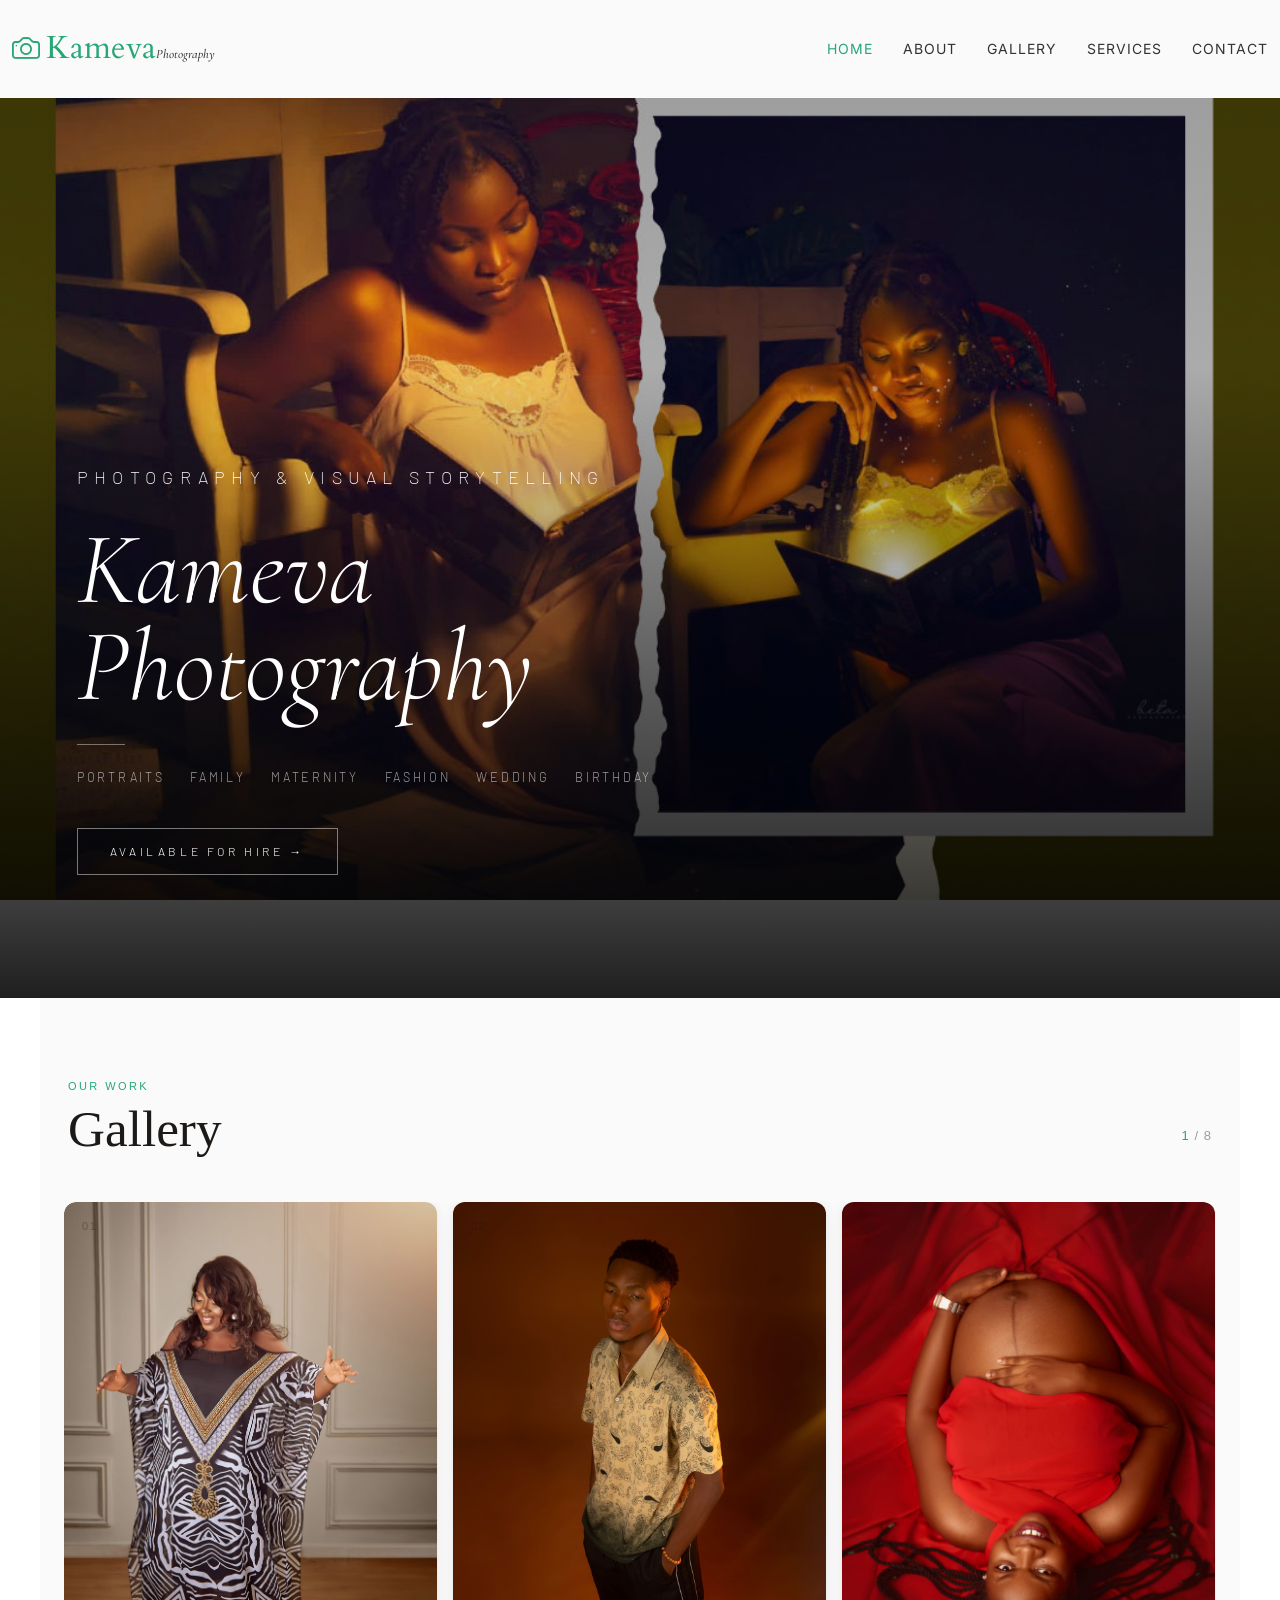
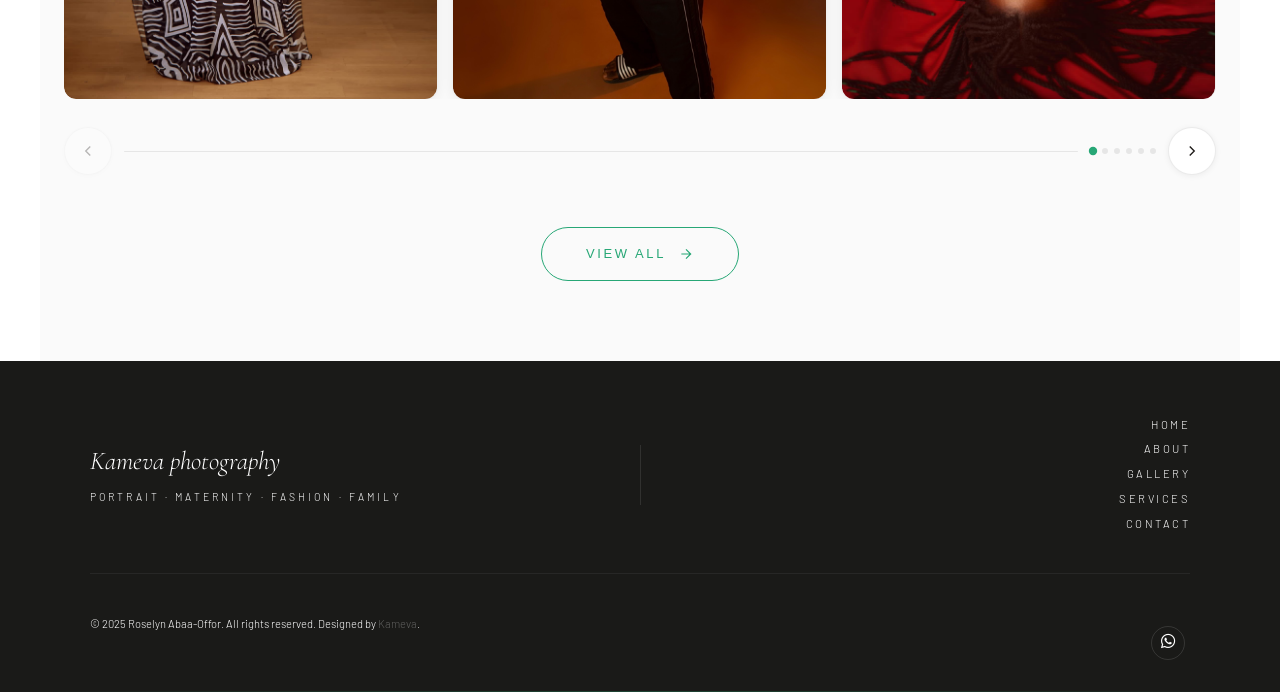
<file: index.html>
<!DOCTYPE html>
<html lang="en">

<head>
  <meta charset="utf-8">
  <meta content="width=device-width, initial-scale=1.0" name="viewport">
  <title>Kameva - Photography</title>
  <meta name="description" content="">
  <meta name="keywords" content="">

  <!-- Favicons -->
  <link href="assets/img/camera.png" rel="icon">
  <link href="assets/img/camera.png" rel="apple-touch-icon">

  <!-- Fonts -->
  <link href="https://fonts.googleapis.com" rel="preconnect">
  <link href="https://fonts.gstatic.com" rel="preconnect" crossorigin>
  <link href="https://fonts.googleapis.com/css2?family=Roboto:ital,wght@0,100;0,300;0,400;0,500;0,700;0,900;1,100;1,300;1,400;1,500;1,700;1,900&family=Inter:wght@100;200;300;400;500;600;700;800;900&family=Cardo:ital,wght@0,400;0,700;1,400;1,700&display=swap" rel="stylesheet">

  <!-- Vendor CSS Files -->
  <link href="assets/vendor/bootstrap/css/bootstrap.min.css" rel="stylesheet">
  <link href="assets/vendor/bootstrap-icons/bootstrap-icons.css" rel="stylesheet">
  <link href="assets/vendor/aos/aos.css" rel="stylesheet">
  <link href="assets/vendor/glightbox/css/glightbox.min.css" rel="stylesheet">
  <link href="assets/vendor/swiper/swiper-bundle.min.css" rel="stylesheet">

  <!-- Main CSS File -->
  <link href="assets/css/main.css" rel="stylesheet">

  <!-- =======================================================
  * Template Name: PhotoFolio
  * Template URL: https://bootstrapmade.com/photofolio-bootstrap-photography-website-template/
  * Updated: Aug 07 2024 with Bootstrap v5.3.3
  * Author: BootstrapMade.com
  * License: https://bootstrapmade.com/license/
  ======================================================== -->
</head>

<body class="index-page">

  <header id="header" class="header d-flex align-items-center sticky-top">
    <div class="container-fluid position-relative d-flex align-items-center justify-content-between">

      <a href="index.html" class="logo d-flex align-items-center me-auto me-xl-0">
        <!-- Uncomment the line below if you also wish to use an image logo -->
        <!-- <img src="assets/img/logo.png" alt=""> -->
        <i class="bi bi-camera"></i>
        <h1 class="sitename">Kameva<span class="name">Photography</span></h1>
      </a>

      <nav id="navmenu" class="navmenu">
        <ul>
          <li><a href="index.html" class="active">Home<br></a></li>
          <li><a href="about.html">About</a></li>
               <li><a href="gallery.html">Gallery</a></li>

        
          <li><a href="services.html">Services</a></li>
          <li><a href="contact.html">Contact</a></li>
        </ul>
        <i class="mobile-nav-toggle d-xl-none bi bi-list"></i>
      </nav>



    </div>
  </header>

  <main class="main">

    <!-- Hero Section -->
    <!-- <section id="hero" class="hero section" style="background-image: url('assets/img/kama/k-15.PNG'); background-size: cover; background-position: center;background-attachment: fixed;background-repeat: no-repeat;background-color: rgba(0, 0, 0, 0.5); background-blend-mode: multiply;">

      <div class="container">
        <div class="row justify-content-center">
          <div class="col-lg-6 text-center" data-aos="fade-up" data-aos-delay="100">
            <h2><span class=" text-white">Roselyn Abaa-Offor</span></h2>
            <h2><span class=" text-white">Protraits <small>.</small> Family  <small>.</small> Maternity <small>.</small>Fashion  </span></h2>
            <p class="text-light">
            <a href="contact.html" class="btn-get-started">Available for Hire<br></a>
          </div>
        </div>
      </div>

    </section> -->
    <!-- /Hero Section -->
<style>
  @import url('https://fonts.googleapis.com/css2?family=Cormorant+Garamond:ital,wght@0,300;1,300&family=Barlow:wght@200;300;400&display=swap');

  ul{
      list-style: none;
  }
  #hero.hero {
    position: relative;
    min-height: 100vh;
    background-image: url('assets/img/kama/k-1.jpg');
    background-size: cover;
    background-position: center;
    background-attachment: fixed;
    display: flex;
    align-items: flex-end;
    overflow: hidden;
  }

  #hero.hero::before {
    content: '';
    position: absolute;
    inset: 0;
    background: linear-gradient(
      to bottom,
      rgba(0,0,0,0.12) 0%,
      rgba(0,0,0,0.05) 30%,
      rgba(0,0,0,0.55) 70%,
      rgba(0,0,0,0.88) 100%
    );
    z-index: 1;
  }

  .hero-content {
    position: relative;
    z-index: 2;
    width: 100%;
    padding: 0 6vw 7vh;
  }

  .hero-label {
    font-family: 'Barlow', sans-serif;
    font-weight: 200;
    font-size: 0.7rem;
    letter-spacing: 0.35em;
    text-transform: uppercase;
    color:white;
    margin-bottom: 1.2rem;
  }

  .hero-name {
    font-family: 'Cormorant Garamond', serif;
    font-weight: 300;
    font-style: italic;
    font-size: clamp(3rem, 8vw, 7rem);
    color: #fff;
    line-height: 0.95;
    margin-bottom: 1.8rem;
  }

  .hero-divider {
    width: 48px;
    height: 1px;
    background: rgba(255,255,255,0.4);
    margin-bottom: 1.4rem;
  }

  .hero-specialties {
    display: flex;
    flex-wrap: wrap;
    gap: 0.4rem 1.6rem;
    margin-bottom: 2.6rem;
  }

  .hero-specialties span {
    font-family: 'Barlow', sans-serif;
    font-weight: 300;
    font-size: 0.78rem;
    letter-spacing: 0.22em;
    text-transform: uppercase;
    color: rgba(255,255,255,0.6);
  }

  .btn-hire {
    display: inline-flex;
    align-items: center;
    gap: 0.75rem;
    color: #fff;
    text-decoration: none;
    font-family: 'Barlow', sans-serif;
    font-weight: 300;
    font-size: 0.75rem;
    letter-spacing: 0.3em;
    text-transform: uppercase;
    border: 1px solid rgba(255,255,255,0.45);
    padding: 0.85rem 2rem;
    transition: all 0.35s ease;
  }

  .btn-hire:hover {
    border-color: #fff;
    background: rgba(255,255,255,0.08);
    letter-spacing: 0.38em;
    color: #fff;
  }
</style>

<section id="hero" class="hero section"
  style="background-image: url('assets/img/kama/k-1.jpg');">

  <div class="hero-content" data-aos="fade-up" data-aos-delay="100">
    <p class="hero-label" style="color:white">Photography &amp; Visual Storytelling</p>
    <h1 class="hero-name">Kameva<br>Photography</h1>
    <div class="hero-divider"></div>
    <div class="hero-specialties">
      <span>Portraits</span>
      <span>Family</span>
      <span>Maternity</span>
      <span>Fashion</span>
      <span>Wedding</span>
      <span>Birthday</span>
    </div>
    <a href="contact.html" class="btn-hire">Available for Hire →</a>
  </div>

</section>

    
<!-- =============================================
     DEPENDENCIES — add once to your <head>
     ============================================= -->
<!--
  <link href="https://fonts.googleapis.com/css2?family=Playfair+Display:wght@400;500&family=Plus+Jakarta+Sans:wght@300;400;500&display=swap" rel="stylesheet"/>
-->

<!-- ── Gallery Section Styles ── -->
    <!-- #e07b54 -->

<style>
  :root {
    --gallery-accent:     #27a776;
    --gallery-accent-dim: rgba(224,123,84,0.1);
    --gallery-text:       #1c1917;
    --gallery-muted:      rgba(28,25,23,0.42);
    --gallery-surface:    #ffffff;
    --gallery-border:     rgba(0,0,0,0.08);
    --gallery-card-shadow: 0 2px 16px rgba(0,0,0,0.07), 0 1px 4px rgba(0,0,0,0.04);
  }

  /* ── Section ── */
  .gallery-section {
    width: 100%;
    max-width: 1200px;
    margin: 0 auto;
    padding: 80px 24px;
    font-family: 'Plus Jakarta Sans', sans-serif;
    color: var(--gallery-text);
    box-sizing: border-box;
  }

  .gallery-section *,
  .gallery-section *::before,
  .gallery-section *::after { box-sizing: border-box; }

  .gallery-section__header {
    display: flex;
    align-items: flex-end;
    justify-content: space-between;
    margin-bottom: 40px;
    padding: 0 4px;
  }

  .gallery-section__label {
    font-size: 11px;
    letter-spacing: 0.22em;
    text-transform: uppercase;
    color: var(--gallery-accent);
    margin-bottom: 8px;
  }

  .gallery-section__title {
    font-family: 'Playfair Display', serif;
    font-size: clamp(2rem, 5vw, 3.2rem);
    font-weight: 400;
    line-height: 1;
    color: var(--gallery-text);
  }

  .gallery-section__counter {
    font-size: 13px;
    color: var(--gallery-muted);
    letter-spacing: 0.08em;
  }

  .gallery-section__counter span {
    color: var(--gallery-accent);
    font-weight: 500;
  }

  /* ── Carousel ── */
  .gallery-carousel {
    position: relative;
  }

  .gallery-carousel__outer {
    overflow: hidden;
    border-radius: 12px;
  }

  .gallery-carousel__track {
    display: flex;
    gap: 16px;
    transition: transform 0.65s cubic-bezier(0.77, 0, 0.18, 1);
    will-change: transform;
  }

  /* ── Cards ── */
  .gallery-card {
    flex: 0 0 calc(33.333% - 11px);
    position: relative;
    border-radius: 12px;
    overflow: hidden;
    aspect-ratio: 3/4;
    cursor: pointer;
    background: var(--gallery-surface);
    box-shadow: var(--gallery-card-shadow);
  }

  @media (max-width: 900px) {
    .gallery-card { flex: 0 0 calc(50% - 8px); }
  }
  @media (max-width: 560px) {
    .gallery-card { flex: 0 0 85%; }
  }

  .gallery-card img {
    width: 100%;
    height: 100%;
    object-fit: cover;
    display: block;
    transition: transform 0.7s cubic-bezier(0.25, 0.46, 0.45, 0.94);
  }

  .gallery-card__placeholder {
    width: 100%;
    height: 100%;
    background: linear-gradient(135deg, #f0ebe4 0%, #e8ddd3 50%, #f5f0ea 100%);
    display: none;
    align-items: center;
    justify-content: center;
  }

  .gallery-card__placeholder-num {
    font-family: 'Playfair Display', serif;
    font-size: 5rem;
    font-weight: 400;
    color: rgba(224,123,84,0.2);
    user-select: none;
  }

  .gallery-card__index {
    position: absolute;
    top: 16px;
    left: 18px;
    font-size: 11px;
    letter-spacing: 0.15em;
    color: rgba(28,25,23,0.35);
    font-weight: 400;
  }

  .gallery-card__overlay {
    position: absolute;
    inset: 0;
    background: linear-gradient(to top, rgba(255,255,255,0.82) 0%, rgba(255,255,255,0.2) 45%, transparent 100%);
    opacity: 0;
    transition: opacity 0.4s ease;
    display: flex;
    flex-direction: column;
    justify-content: flex-end;
    padding: 24px;
  }

  .gallery-card:hover .gallery-card__overlay { opacity: 1; }
  .gallery-card:hover img { transform: scale(1.06); }

  .gallery-card__actions {
    display: flex;
    gap: 10px;
  }

  .gallery-card__btn {
    width: 40px;
    height: 40px;
    border-radius: 50%;
    border: 1px solid rgba(0,0,0,0.12);
    background: rgba(255,255,255,0.85);
    backdrop-filter: blur(8px);
    color: var(--gallery-text);
    display: flex;
    align-items: center;
    justify-content: center;
    cursor: pointer;
    text-decoration: none;
    transition: background 0.2s, border-color 0.2s, transform 0.2s, color 0.2s;
  }

  .gallery-card__btn:hover {
    background: var(--gallery-accent);
    border-color: var(--gallery-accent);
    color: #fff;
    transform: scale(1.08);
  }

  .gallery-card__btn svg { width: 16px; height: 16px; }

  /* ── Nav ── */
  .gallery-carousel__nav {
    display: flex;
    align-items: center;
    gap: 12px;
    margin-top: 28px;
  }

  .gallery-carousel__btn {
    width: 48px;
    height: 48px;
    border-radius: 50%;
    border: 1px solid var(--gallery-border);
    background: var(--gallery-surface);
    color: var(--gallery-text);
    cursor: pointer;
    display: flex;
    align-items: center;
    justify-content: center;
    box-shadow: 0 1px 6px rgba(0,0,0,0.06);
    transition: border-color 0.2s, background 0.2s, transform 0.2s, box-shadow 0.2s;
  }

  .gallery-carousel__btn:hover:not(:disabled) {
    border-color: var(--gallery-accent);
    background: var(--gallery-accent-dim);
    transform: scale(1.05);
    box-shadow: 0 2px 12px rgba(224,123,84,0.18);
  }

  .gallery-carousel__btn:disabled { opacity: 0.3; cursor: default; }
  .gallery-carousel__btn svg { width: 18px; height: 18px; }

  .gallery-carousel__progress {
    flex: 1;
    height: 1px;
    background: var(--gallery-border);
    position: relative;
    overflow: hidden;
    border-radius: 1px;
  }

  .gallery-carousel__progress-fill {
    position: absolute;
    left: 0; top: 0; bottom: 0;
    background: var(--gallery-accent);
    border-radius: 1px;
    transition: width 0.65s cubic-bezier(0.77, 0, 0.18, 1);
  }

  .gallery-carousel__dots {
    display: flex;
    gap: 6px;
  }

  .gallery-carousel__dot {
    width: 6px;
    height: 6px;
    border-radius: 50%;
    background: var(--gallery-border);
    border: none;
    cursor: pointer;
    padding: 0;
    transition: background 0.25s, transform 0.25s;
  }

  .gallery-carousel__dot.is-active {
    background: var(--gallery-accent);
    transform: scale(1.4);
  }

  /* ── View All ── */
  .gallery-section__view-all {
    display: flex;
    justify-content: center;
    margin-top: 52px;
  }

  .gallery-section__btn {
    position: relative;
    display: inline-flex;
    align-items: center;
    gap: 12px;
    padding: 16px 44px;
    border: 1.5px solid var(--gallery-accent);
    background: transparent;
    color: var(--gallery-accent);
    font-family: 'Plus Jakarta Sans', sans-serif;
    font-size: 13px;
    letter-spacing: 0.2em;
    text-transform: uppercase;
    font-weight: 500;
    cursor: pointer;
    text-decoration: none;
    border-radius: 100px;
    overflow: hidden;
    transition: color 0.35s;
  }

  .gallery-section__btn::before {
    content: '';
    position: absolute;
    inset: 0;
    background: var(--gallery-accent);
    transform: translateX(-101%);
    transition: transform 0.4s cubic-bezier(0.77,0,0.18,1);
    z-index: 0;
  }

  .gallery-section__btn:hover::before { transform: translateX(0); }
  .gallery-section__btn:hover { color: #fff; }

  .gallery-section__btn span,
  .gallery-section__btn svg { position: relative; z-index: 1; }

  .gallery-section__btn svg { width: 16px; height: 16px; transition: transform 0.3s; }
  .gallery-section__btn:hover svg { transform: translateX(4px); }
</style>

<!-- ── Gallery Section HTML ── -->
<section id="gallery" class="gallery section gallery-section">

  <div class="gallery-section__header">
    <div>
      <p class="gallery-section__label">Our Work</p>
      <h2 class="gallery-section__title">Gallery</h2>
    </div>
    <p class="gallery-section__counter"><span id="galleryCurrent">1</span> / 8</p>
  </div>

  <div class="gallery-carousel">
    <div class="gallery-carousel__outer">
      <div class="gallery-carousel__track" id="galleryTrack">

        <!-- Card 1 -->
        <div class="gallery-card">
          <img src="assets/img/kama/k-3.jpeg" alt="Gallery 1" onerror="this.style.display='none';this.nextElementSibling.style.display='flex'">
          <div class="gallery-card__placeholder"><span class="gallery-card__placeholder-num">01</span></div>
          <span class="gallery-card__index">01</span>
          <div class="gallery-card__overlay">
            <div class="gallery-card__actions">
              <a href="assets/img/kama/k-3.jpeg" class="gallery-card__btn glightbox preview-link" title="Gallery 1">
                <svg fill="none" stroke="currentColor" stroke-width="1.8" viewBox="0 0 24 24"><path d="M15 3h6m0 0v6m0-6L14 10M9 21H3m0 0v-6m0 6l7-7"/></svg>
              </a>
              <a href="gallery-single.html" class="gallery-card__btn">
                <svg fill="none" stroke="currentColor" stroke-width="1.8" viewBox="0 0 24 24"><path d="M10 13a5 5 0 0 0 7.54.54l3-3a5 5 0 0 0-7.07-7.07l-1.72 1.71"/><path d="M14 11a5 5 0 0 0-7.54-.54l-3 3a5 5 0 0 0 7.07 7.07l1.71-1.71"/></svg>
              </a>
            </div>
          </div>
        </div>

        <!-- Card 2 -->
        <div class="gallery-card">
          <img src="assets/img/kama/k-4.PNG" alt="Gallery 2" onerror="this.style.display='none';this.nextElementSibling.style.display='flex'">
          <div class="gallery-card__placeholder"><span class="gallery-card__placeholder-num">02</span></div>
          <span class="gallery-card__index">02</span>
          <div class="gallery-card__overlay">
            <div class="gallery-card__actions">
              <a href="assets/img/kama/k-4.PNG" class="gallery-card__btn glightbox preview-link" title="Gallery 2">
                <svg fill="none" stroke="currentColor" stroke-width="1.8" viewBox="0 0 24 24"><path d="M15 3h6m0 0v6m0-6L14 10M9 21H3m0 0v-6m0 6l7-7"/></svg>
              </a>
              <a href="gallery-single.html" class="gallery-card__btn">
                <svg fill="none" stroke="currentColor" stroke-width="1.8" viewBox="0 0 24 24"><path d="M10 13a5 5 0 0 0 7.54.54l3-3a5 5 0 0 0-7.07-7.07l-1.72 1.71"/><path d="M14 11a5 5 0 0 0-7.54-.54l-3 3a5 5 0 0 0 7.07 7.07l1.71-1.71"/></svg>
              </a>
            </div>
          </div>
        </div>

        <!-- Card 3 -->
        <div class="gallery-card">
          <img src="assets/img/kama/k-5.jpeg" alt="Gallery 3" onerror="this.style.display='none';this.nextElementSibling.style.display='flex'">
          <div class="gallery-card__placeholder"><span class="gallery-card__placeholder-num">03</span></div>
          <span class="gallery-card__index">03</span>
          <div class="gallery-card__overlay">
            <div class="gallery-card__actions">
              <a href="assets/img/kama/k-5.jpeg" class="gallery-card__btn glightbox preview-link" title="Gallery 3">
                <svg fill="none" stroke="currentColor" stroke-width="1.8" viewBox="0 0 24 24"><path d="M15 3h6m0 0v6m0-6L14 10M9 21H3m0 0v-6m0 6l7-7"/></svg>
              </a>
              <a href="gallery-single.html" class="gallery-card__btn">
                <svg fill="none" stroke="currentColor" stroke-width="1.8" viewBox="0 0 24 24"><path d="M10 13a5 5 0 0 0 7.54.54l3-3a5 5 0 0 0-7.07-7.07l-1.72 1.71"/><path d="M14 11a5 5 0 0 0-7.54-.54l-3 3a5 5 0 0 0 7.07 7.07l1.71-1.71"/></svg>
              </a>
            </div>
          </div>
        </div>

        <!-- Card 4 -->
        <div class="gallery-card">
          <img src="assets/img/kama/k-10.jpeg" alt="Gallery 4" onerror="this.style.display='none';this.nextElementSibling.style.display='flex'">
          <div class="gallery-card__placeholder"><span class="gallery-card__placeholder-num">04</span></div>
          <span class="gallery-card__index">04</span>
          <div class="gallery-card__overlay">
            <div class="gallery-card__actions">
              <a href="assets/img/kama/k-10.jpeg" class="gallery-card__btn glightbox preview-link" title="Gallery 4">
                <svg fill="none" stroke="currentColor" stroke-width="1.8" viewBox="0 0 24 24"><path d="M15 3h6m0 0v6m0-6L14 10M9 21H3m0 0v-6m0 6l7-7"/></svg>
              </a>
              <a href="gallery-single.html" class="gallery-card__btn">
                <svg fill="none" stroke="currentColor" stroke-width="1.8" viewBox="0 0 24 24"><path d="M10 13a5 5 0 0 0 7.54.54l3-3a5 5 0 0 0-7.07-7.07l-1.72 1.71"/><path d="M14 11a5 5 0 0 0-7.54-.54l-3 3a5 5 0 0 0 7.07 7.07l1.71-1.71"/></svg>
              </a>
            </div>
          </div>
        </div>

        <!-- Card 5 -->
        <div class="gallery-card">
          <img src="assets/img/kama/k-16.jpg" alt="Gallery 5" onerror="this.style.display='none';this.nextElementSibling.style.display='flex'">
          <div class="gallery-card__placeholder"><span class="gallery-card__placeholder-num">05</span></div>
          <span class="gallery-card__index">05</span>
          <div class="gallery-card__overlay">
            <div class="gallery-card__actions">
              <a href="assets/img/kama/k-16.jpg" class="gallery-card__btn glightbox preview-link" title="Gallery 5">
                <svg fill="none" stroke="currentColor" stroke-width="1.8" viewBox="0 0 24 24"><path d="M15 3h6m0 0v6m0-6L14 10M9 21H3m0 0v-6m0 6l7-7"/></svg>
              </a>
              <a href="gallery-single.html" class="gallery-card__btn">
                <svg fill="none" stroke="currentColor" stroke-width="1.8" viewBox="0 0 24 24"><path d="M10 13a5 5 0 0 0 7.54.54l3-3a5 5 0 0 0-7.07-7.07l-1.72 1.71"/><path d="M14 11a5 5 0 0 0-7.54-.54l-3 3a5 5 0 0 0 7.07 7.07l1.71-1.71"/></svg>
              </a>
            </div>
          </div>
        </div>

        <!-- Card 6 -->
        <div class="gallery-card">
          <img src="assets/img/kama/k-20.jpeg" alt="Gallery 6" onerror="this.style.display='none';this.nextElementSibling.style.display='flex'">
          <div class="gallery-card__placeholder"><span class="gallery-card__placeholder-num">06</span></div>
          <span class="gallery-card__index">06</span>
          <div class="gallery-card__overlay">
            <div class="gallery-card__actions">
              <a href="assets/img/kama/k-20.jpeg" class="gallery-card__btn glightbox preview-link" title="Gallery 6">
                <svg fill="none" stroke="currentColor" stroke-width="1.8" viewBox="0 0 24 24"><path d="M15 3h6m0 0v6m0-6L14 10M9 21H3m0 0v-6m0 6l7-7"/></svg>
              </a>
              <a href="gallery-single.html" class="gallery-card__btn">
                <svg fill="none" stroke="currentColor" stroke-width="1.8" viewBox="0 0 24 24"><path d="M10 13a5 5 0 0 0 7.54.54l3-3a5 5 0 0 0-7.07-7.07l-1.72 1.71"/><path d="M14 11a5 5 0 0 0-7.54-.54l-3 3a5 5 0 0 0 7.07 7.07l1.71-1.71"/></svg>
              </a>
            </div>
          </div>
        </div>

        <!-- Card 7 -->
        <div class="gallery-card">
          <img src="assets/img/kama/k-30.jpg" alt="Gallery 7" onerror="this.style.display='none';this.nextElementSibling.style.display='flex'">
          <div class="gallery-card__placeholder"><span class="gallery-card__placeholder-num">07</span></div>
          <span class="gallery-card__index">07</span>
          <div class="gallery-card__overlay">
            <div class="gallery-card__actions">
              <a href="assets/img/kama/k-30.jpg" class="gallery-card__btn glightbox preview-link" title="Gallery 7">
                <svg fill="none" stroke="currentColor" stroke-width="1.8" viewBox="0 0 24 24"><path d="M15 3h6m0 0v6m0-6L14 10M9 21H3m0 0v-6m0 6l7-7"/></svg>
              </a>
              <a href="gallery-single.html" class="gallery-card__btn">
                <svg fill="none" stroke="currentColor" stroke-width="1.8" viewBox="0 0 24 24"><path d="M10 13a5 5 0 0 0 7.54.54l3-3a5 5 0 0 0-7.07-7.07l-1.72 1.71"/><path d="M14 11a5 5 0 0 0-7.54-.54l-3 3a5 5 0 0 0 7.07 7.07l1.71-1.71"/></svg>
              </a>
            </div>
          </div>
        </div>

        <!-- Card 8 -->
        <div class="gallery-card">
          <img src="assets/img/kama/k-33.PNG" alt="Gallery 8" onerror="this.style.display='none';this.nextElementSibling.style.display='flex'">
          <div class="gallery-card__placeholder"><span class="gallery-card__placeholder-num">08</span></div>
          <span class="gallery-card__index">08</span>
          <div class="gallery-card__overlay">
            <div class="gallery-card__actions">
              <a href="assets/img/kama/k-33.PNG" class="gallery-card__btn glightbox preview-link" title="Gallery 8">
                <svg fill="none" stroke="currentColor" stroke-width="1.8" viewBox="0 0 24 24"><path d="M15 3h6m0 0v6m0-6L14 10M9 21H3m0 0v-6m0 6l7-7"/></svg>
              </a>
              <a href="gallery-single.html" class="gallery-card__btn">
                <svg fill="none" stroke="currentColor" stroke-width="1.8" viewBox="0 0 24 24"><path d="M10 13a5 5 0 0 0 7.54.54l3-3a5 5 0 0 0-7.07-7.07l-1.72 1.71"/><path d="M14 11a5 5 0 0 0-7.54-.54l-3 3a5 5 0 0 0 7.07 7.07l1.71-1.71"/></svg>
              </a>
            </div>
          </div>
        </div>

      </div><!-- /track -->
    </div><!-- /outer -->

    <!-- Navigation -->
    <div class="gallery-carousel__nav">
      <button class="gallery-carousel__btn" id="galleryPrev" aria-label="Previous">
        <svg fill="none" stroke="currentColor" stroke-width="1.8" viewBox="0 0 24 24"><path d="M15 18l-6-6 6-6"/></svg>
      </button>

      <div class="gallery-carousel__progress">
        <div class="gallery-carousel__progress-fill" id="galleryProgress"></div>
      </div>

      <div class="gallery-carousel__dots" id="galleryDots"></div>

      <button class="gallery-carousel__btn" id="galleryNext" aria-label="Next">
        <svg fill="none" stroke="currentColor" stroke-width="1.8" viewBox="0 0 24 24"><path d="M9 18l6-6-6-6"/></svg>
      </button>
    </div>
  </div><!-- /carousel -->

  <!-- View All -->
  <div class="gallery-section__view-all">
    <a href="gallery.html" class="gallery-section__btn">
      <span>View All</span>
      <svg fill="none" stroke="currentColor" stroke-width="1.8" viewBox="0 0 24 24"><path d="M5 12h14M12 5l7 7-7 7"/></svg>
    </a>
  </div>

</section><!-- /Gallery Section -->

<!-- ── Gallery Section Script ── -->
<script>
  (function () {
    const track      = document.getElementById('galleryTrack');
    const cards      = track.querySelectorAll('.gallery-card');
    const prevBtn    = document.getElementById('galleryPrev');
    const nextBtn    = document.getElementById('galleryNext');
    const fill       = document.getElementById('galleryProgress');
    const dotsWrap   = document.getElementById('galleryDots');
    const counterEl  = document.getElementById('galleryCurrent');
    const total      = cards.length;
    let current = 0;

    function visibleCount() {
      return window.innerWidth <= 560 ? 1 : window.innerWidth <= 900 ? 2 : 3;
    }

    function maxIndex() {
      return Math.max(0, total - visibleCount());
    }

    function buildDots() {
      dotsWrap.innerHTML = '';
      for (let i = 0; i <= maxIndex(); i++) {
        const d = document.createElement('button');
        d.className = 'gallery-carousel__dot' + (i === current ? ' is-active' : '');
        d.setAttribute('aria-label', 'Slide ' + (i + 1));
        d.addEventListener('click', () => goTo(i));
        dotsWrap.appendChild(d);
      }
    }

    function update() {
      const cardWidth = cards[0].offsetWidth + 16;
      track.style.transform = 'translateX(-' + (current * cardWidth) + 'px)';
      fill.style.width = (maxIndex() === 0 ? 100 : (current / maxIndex()) * 100) + '%';
      counterEl.textContent = current + 1;
      dotsWrap.querySelectorAll('.gallery-carousel__dot').forEach((d, i) =>
        d.classList.toggle('is-active', i === current));
      prevBtn.disabled = current === 0;
      nextBtn.disabled = current >= maxIndex();
    }

    function goTo(idx) {
      current = Math.max(0, Math.min(idx, maxIndex()));
      update();
    }

    prevBtn.addEventListener('click', () => goTo(current - 1));
    nextBtn.addEventListener('click', () => goTo(current + 1));

    let startX = 0;
    track.addEventListener('touchstart', e => { startX = e.touches[0].clientX; }, { passive: true });
    track.addEventListener('touchend', e => {
      const dx = e.changedTouches[0].clientX - startX;
      if (Math.abs(dx) > 40) goTo(dx < 0 ? current + 1 : current - 1);
    });

    window.addEventListener('resize', () => {
      current = Math.min(current, maxIndex());
      buildDots();
      update();
    });

    buildDots();
    update();
  })();
</script>






    
    <!-- /Gallery Section -->

  </main>

  
<style>


  :root {
    --accent: #27a776;
    --accent-border: rgba(39, 167, 118, 0.3);
  }

  .footer {
    background: #1a1a18;
    padding: 3.5rem 2rem 2rem;
    position: relative;
    overflow: hidden;
  }
  .footer::before {
    content: '';
    position: absolute;
    bottom: 0; left: 0; right: 0;
    height: 1px;
    background: linear-gradient(90deg, transparent, rgba(39,167,118,0.3), transparent);
  }

  .footer-inner {
    max-width: 1100px;
    margin: 0 auto;
    display: grid;
    grid-template-columns: 1fr auto 1fr;
    align-items: center;
    gap: 2rem;
    margin-bottom: 2.5rem;
  }

  .footer-brand .name {
    font-family: 'Cormorant Garamond', serif;
    font-style: italic;
    font-weight: 300;
    font-size: 1.6rem;
    color: #fff;
    display: block;
    margin-bottom: 0.3rem;
  }
  .footer-brand .tagline {
    font-size: 0.65rem;
    letter-spacing: 0.3em;
    text-transform: uppercase;
   color: #fff;    font-weight: 300;
    font-family: 'Barlow', sans-serif;
  }

  .footer-divider {
    width: 1px;
    height: 60px;
    background: rgba(255,255,255,0.1);
  }

  .footer-links {
    display: flex;
    flex-direction: column;
    align-items: flex-end;
    gap: 0.5rem;
  }
  .footer-links a {
    font-family: 'Barlow', sans-serif;
    font-size: 0.7rem;
    letter-spacing: 0.22em;
    text-transform: uppercase;
   color: #fff;    text-decoration: none;
    font-weight: 300;
    transition: color 0.25s;
  }
  .footer-links a:hover { color: var(--accent); }

  .footer-bottom {
    max-width: 1100px;
    margin: 0 auto;
    display: flex;
    align-items: center;
    justify-content: space-between;
    padding-top: 2rem;
    border-top: 1px solid rgba(255,255,255,0.06);
  }

  .footer-copy {
    font-size: 0.7rem;
   color: #fff;
       font-weight: 300;
    font-family: 'Barlow', sans-serif;
  }
  .footer-copy a { color: rgba(255,255,255,0.3); text-decoration: none; transition: color 0.2s; }
  .footer-copy a:hover { color: var(--accent); }

  .footer .social-links { display: flex; gap: 0.6rem; }
  .footer .social-links a {
    width: 34px; height: 34px;
    border: 1px solid rgba(255,255,255,0.12);
    display: flex; align-items: center; justify-content: center;
    color: #fff;
    text-decoration: none;
    transition: all 0.25s;
    font-size: 0.9rem;
  }
  .footer .social-links a:hover {
    border-color: var(--accent);
    color: var(--accent);
  }

  @media (max-width: 600px) {
    .footer-inner { grid-template-columns: 1fr; text-align: center; }
    .footer-divider { display: none; }
    .footer-links { align-items: center; flex-direction: row; flex-wrap: wrap; justify-content: center; }
    .footer-bottom { flex-direction: column; gap: 1rem; text-align: center; }
  }
</style>

<footer id="footer" class="footer">
  <div class="footer-inner">
    <div class="footer-brand">
      <span class="name">Kameva photography</span>
      <span class="tagline">Portrait · Maternity · Fashion · Family</span>
    </div>
    <div class="footer-divider"></div>
    <nav class="footer-links">
      <a href="index.html">Home</a>
      <a href="about.html">About</a>
      <a href="gallery.html">Gallery</a>
      <a href="services.html">Services</a>
      <a href="contact.html">Contact</a>
    </nav>
  </div>

  <div class="footer-bottom">
    <p class="footer-copy">
      © 2025 Roselyn Abaa-Offor. All rights reserved.
      Designed by <a href="#">Kameva</a>.
    </p>
    <div class="social-links">
      <a href="" title="WhatsApp"><i class="bi bi-whatsapp"></i></a>
    </div>
  </div>
</footer>

  <!-- Scroll Top -->
  <a href="#" id="scroll-top" class="scroll-top d-flex align-items-center justify-content-center"><i class="bi bi-arrow-up-short"></i></a>

  <!-- Preloader -->
  <div id="preloader">
    <div class="line"></div>
  </div>

  <!-- Vendor JS Files -->
  <script src="assets/vendor/bootstrap/js/bootstrap.bundle.min.js"></script>
  <script src="assets/vendor/php-email-form/validate.js"></script>
  <script src="assets/vendor/aos/aos.js"></script>
  <script src="assets/vendor/glightbox/js/glightbox.min.js"></script>
  <script src="assets/vendor/swiper/swiper-bundle.min.js"></script>

  <!-- Main JS File -->
  <script src="assets/js/main.js"></script>

</body>

</html>
</file>
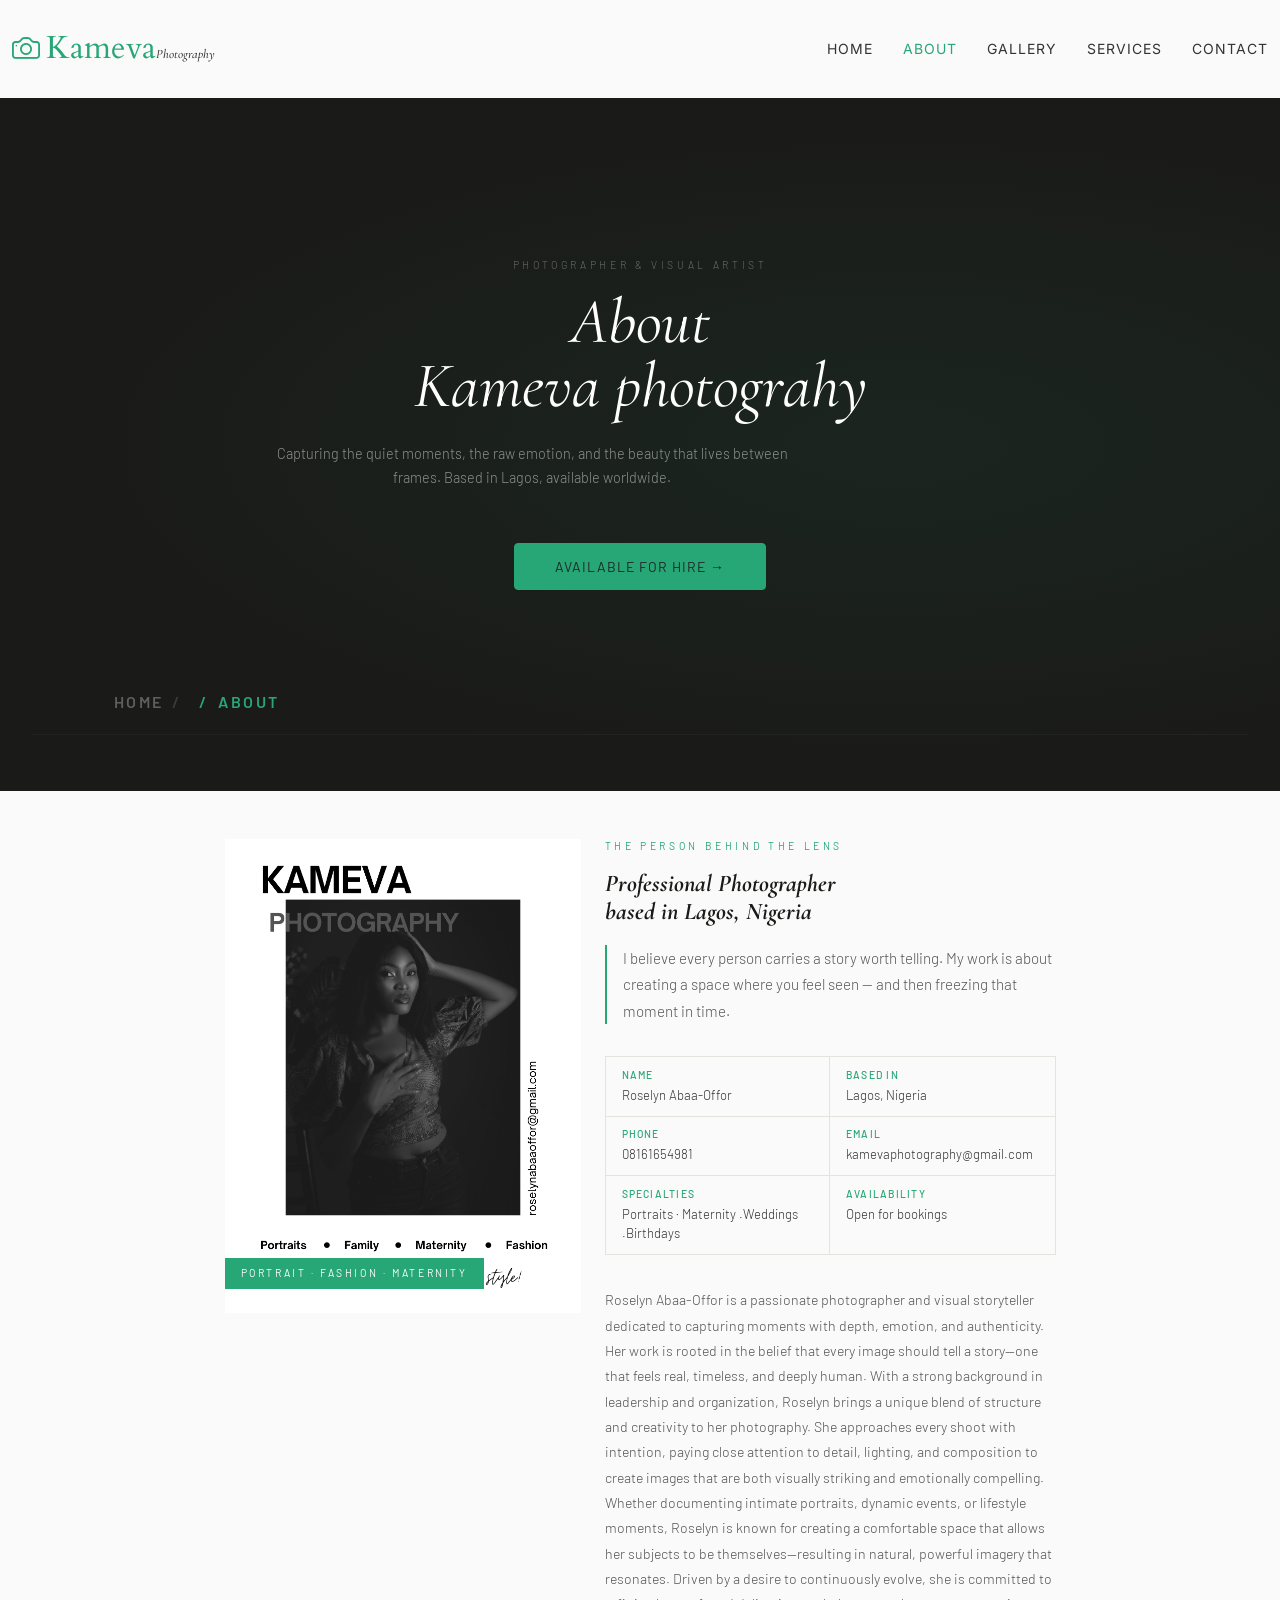
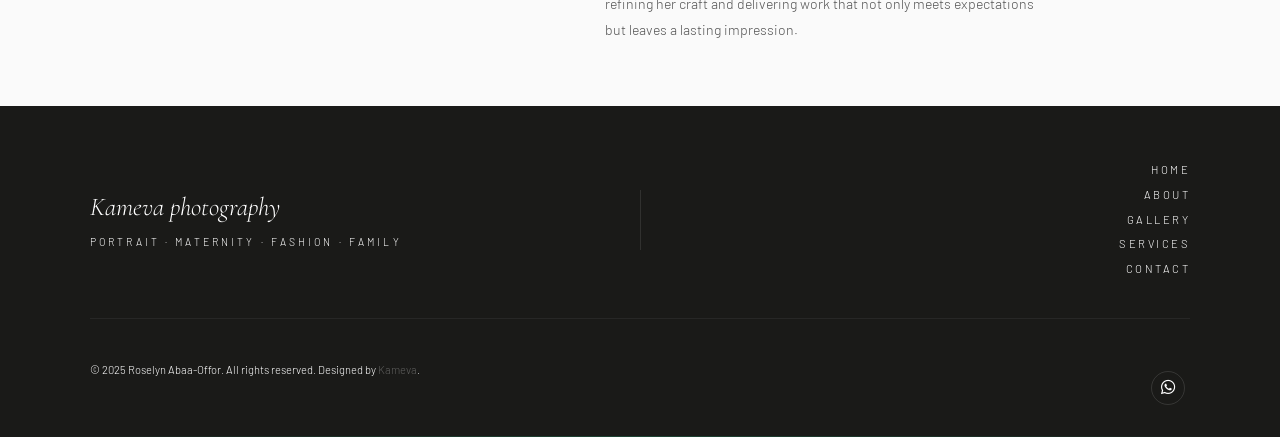
<file: about.html>
<!DOCTYPE html>
<html lang="en">

<head>
  <meta charset="utf-8">
  <meta content="width=device-width, initial-scale=1.0" name="viewport">
  <title>Kameva - Photography</title>
  <meta name="description" content="">
  <meta name="keywords" content="">

  <!-- Favicons -->
  <link href="assets/img/favicon.png" rel="icon">
  <link href="assets/img/apple-touch-icon.png" rel="apple-touch-icon">

  <!-- Fonts -->
  <link href="https://fonts.googleapis.com" rel="preconnect">
  <link href="https://fonts.gstatic.com" rel="preconnect" crossorigin>
  <link href="https://fonts.googleapis.com/css2?family=Roboto:ital,wght@0,100;0,300;0,400;0,500;0,700;0,900;1,100;1,300;1,400;1,500;1,700;1,900&family=Inter:wght@100;200;300;400;500;600;700;800;900&family=Cardo:ital,wght@0,400;0,700;1,400;1,700&display=swap" rel="stylesheet">

  <!-- Vendor CSS Files -->
  <link href="assets/vendor/bootstrap/css/bootstrap.min.css" rel="stylesheet">
  <link href="assets/vendor/bootstrap-icons/bootstrap-icons.css" rel="stylesheet">
  <link href="assets/vendor/aos/aos.css" rel="stylesheet">
  <link href="assets/vendor/glightbox/css/glightbox.min.css" rel="stylesheet">
  <link href="assets/vendor/swiper/swiper-bundle.min.css" rel="stylesheet">

  <!-- Main CSS File -->
  <link href="assets/css/main.css" rel="stylesheet">

  <!-- =======================================================
  * Template Name: PhotoFolio
  * Template URL: https://bootstrapmade.com/photofolio-bootstrap-photography-website-template/
  * Updated: Aug 07 2024 with Bootstrap v5.3.3
  * Author: BootstrapMade.com
  * License: https://bootstrapmade.com/license/
  ======================================================== -->
</head>
<body class="about-page">
<header id="header" class="header d-flex align-items-center sticky-top">
    <div class="container-fluid position-relative d-flex align-items-center justify-content-between">

      <a href="index.html" class="logo d-flex align-items-center me-auto me-xl-0">
        <!-- Uncomment the line below if you also wish to use an image logo -->
        <!-- <img src="assets/img/logo.png" alt=""> -->
        <i class="bi bi-camera"></i>
        <h1 class="sitename">Kameva<span class="name">Photography</span></h1>
      </a>

      <nav id="navmenu" class="navmenu">
        <ul>
          <li><a href="index.html" >Home<br></a></li>
          <li><a href="about.html" class="active">About</a></li>
            <li><a href="gallery.html">Gallery</a></li>

          <li><a href="services.html">Services</a></li>
          <li><a href="contact.html">Contact</a></li>
        </ul>
        <i class="mobile-nav-toggle d-xl-none bi bi-list"></i>
      </nav>



    </div>
  </header>
<style>
  @import url('https://fonts.googleapis.com/css2?family=Cormorant+Garamond:ital,wght@0,300;1,300&family=Barlow:wght@200;300;400;500&display=swap');
  ul{
      list-style: none;
  }

  :root {
    --accent: #27a776;
    --accent-dim: rgba(39, 167, 118, 0.12);
    --accent-border: rgba(39, 167, 118, 0.3);
  }

  /* ── Page Banner ── */
  .page-title {
    background: #1a1a18;
    padding: 5rem 2rem 3.5rem;
    position: relative;
    overflow: hidden;
  }
  .page-title::before {
    content: '';
    position: absolute;
    inset: 0;
    background: radial-gradient(ellipse at 70% 50%, rgba(39,167,118,0.08) 0%, transparent 70%);
  }
  .page-title .heading .container { position: relative; z-index: 1; }
  .page-title .eyebrow {
    font-size: 0.65rem;
    letter-spacing: 0.35em;
    text-transform: uppercase;
    color: rgba(255,255,255,0.35);
    margin-bottom: 1rem;
    font-weight: 300;
    font-family: 'Barlow', sans-serif;
  }
  .page-title h1 {
    font-family: 'Cormorant Garamond', serif;
    font-style: italic;
    font-weight: 300;
    font-size: clamp(2.8rem, 6vw, 4.5rem);
    color: #fff;
    line-height: 1;
    margin-bottom: 1.5rem;
  }
  .page-title .tagline {
    font-family: 'Barlow', sans-serif;
    font-size: 0.9rem;
    font-weight: 300;
    color: rgba(255,255,255,0.5);
    line-height: 1.7;
    max-width: 520px;
    margin-bottom: 2rem;
  }
  .cta-btn {
    display: inline-flex;
    align-items: center;
    gap: 0.6rem;
    text-decoration: none;
    font-family: 'Barlow', sans-serif;
    font-size: 0.72rem;
    letter-spacing: 0.28em;
    text-transform: uppercase;
    font-weight: 400;
    color: #fff;
    border: 1px solid var(--accent);
    background: var(--accent);
    padding: 0.75rem 1.6rem;
    transition: all 0.3s ease;
  }
  .cta-btn:hover { background: transparent; color: var(--accent); }

  /* ── Breadcrumbs ── */
  .breadcrumbs {
    background: #111;
    padding: 0.7rem 0;
    border-bottom: 1px solid #222;
  }
  .breadcrumbs ol {
    display: flex;
    gap: 0.5rem;
    align-items: center;
    list-style: none;
    font-size: 0.7rem;
    letter-spacing: 0.15em;
    text-transform: uppercase;
    font-family: 'Barlow', sans-serif;
    font-weight: 300;
  }
  .breadcrumbs a { color: rgba(255,255,255,0.3); text-decoration: none; transition: color 0.2s; }
  .breadcrumbs a:hover { color: var(--accent); }
  .breadcrumbs li::after { content: '/'; margin-left: 0.5rem; color: rgba(255,255,255,0.15); }
  .breadcrumbs li:last-child::after { display: none; }
  .breadcrumbs .current { color: var(--accent); }

  /* ── About Section ── */
  .about .row { align-items: start; }

  .photo-frame {
    position: relative;
    display: inline-block;
    width: 100%;
  }
  .photo-frame img {
    width: 100%;
    aspect-ratio: 3/4;
    object-fit: cover;
    display: block;
    filter: grayscale(15%);
  }
  .photo-accent {
    position: absolute;
    bottom: -1.2rem;
    right: -1.2rem;
    width: calc(100% - 2rem);
    height: calc(100% - 2rem);
    border: 1px solid var(--accent-border);
    z-index: -1;
  }
  .photo-label {
    position: absolute;
    bottom: 1.5rem;
    left: 0;
    background: var(--accent);
    padding: 0.5rem 1rem;
    font-size: 0.65rem;
    letter-spacing: 0.25em;
    text-transform: uppercase;
    color: #fff;
    font-family: 'Barlow', sans-serif;
    font-weight: 400;
  }

  .content .section-label {
    font-family: 'Barlow', sans-serif;
    font-size: 0.65rem;
    letter-spacing: 0.35em;
    text-transform: uppercase;
    color: var(--accent);
    font-weight: 400;
    margin-bottom: 1rem;
    display: block;
  }
  .content h2 {
    font-family: 'Cormorant Garamond', serif;
    font-style: italic;
    font-weight: 300;
    font-size: clamp(1.8rem, 3.5vw, 2.6rem);
    color: #1a1a18;
    line-height: 1.15;
    margin-bottom: 1.2rem;
  }
  .content .intro {
    font-size: 0.95rem;
    color: #555;
    line-height: 1.75;
    margin-bottom: 2rem;
    border-left: 2px solid var(--accent);
    padding-left: 1rem;
    font-family: 'Barlow', sans-serif;
    font-weight: 300;
  }

  .info-grid {
    display: grid;
    grid-template-columns: 1fr 1fr;
    border: 1px solid #e5e3de;
    margin-bottom: 2rem;
  }
  .info-item {
    padding: 0.65rem 1rem;
    border-bottom: 1px solid #e5e3de;
    font-family: 'Barlow', sans-serif;
    font-size: 0.82rem;
  }
  .info-item:nth-child(odd) { border-right: 1px solid #e5e3de; }
  .info-item:last-child,
  .info-item:nth-last-child(2):nth-child(odd) { border-bottom: none; }
  .info-item strong {
    color: var(--accent);
    font-weight: 500;
    display: block;
    font-size: 0.65rem;
    letter-spacing: 0.12em;
    text-transform: uppercase;
    margin-bottom: 0.15rem;
  }
  .info-item span { color: #333; font-weight: 300; }

  .bio-text {
    font-family: 'Barlow', sans-serif;
    font-size: 0.88rem;
    color: #555;
    line-height: 1.8;
    margin-bottom: 1rem;
    font-weight: 300;
  }
  .divider-line {
    width: 40px;
    height: 1px;
    background: var(--accent);
    margin: 1.5rem 0;
  }
</style>

<main class="main">

  <!-- Page Title -->
  <div class="page-title" data-aos="fade">
    <div class="heading">
      <div class="container">
        <div class="row d-flex justify-content-center text-center">
          <div class="col-lg-8">
            <p class="eyebrow">Photographer &amp; Visual Artist</p>
            <h1>About<br>Kameva photograhy</h1>
            <p class="tagline">Capturing the quiet moments, the raw emotion, and the beauty that lives between frames. Based in Lagos, available worldwide.</p>
            <a href="contact.html" class="cta-btn">Available for Hire →</a>
          </div>
        </div>
      </div>
    </div>
    <nav class="breadcrumbs">
      <div class="container">
        <ol>
          <li><a href="index.html">Home</a></li>
          <li class="current">About</li>
        </ol>
      </div>
    </nav>
  </div>

  <!-- About Section -->
  <section id="about" class="about section py-5">
    <div class="container" data-aos="fade-up" data-aos-delay="100">
      <div class="row gy-4 justify-content-center">

        <div class="col-lg-4">
          <div class="photo-frame">
            <img src="assets/img/kama/k-33.PNG" alt="Roselyn Abaa-Offor">
            <div class="photo-accent"></div>
            <div class="photo-label">Portrait · Fashion · Maternity</div>
          </div>
        </div>

        <div class="col-lg-5 content">
          <span class="section-label">The Person Behind the Lens</span>
          <h2>Professional Photographer<br>based in Lagos, Nigeria</h2>
          <p class="intro">
            I believe every person carries a story worth telling. My work is about creating a space where you feel seen — and then freezing that moment in time.
          </p>

          <div class="info-grid">
            <div class="info-item"><strong>Name</strong><span>Roselyn Abaa-Offor</span></div>
            <div class="info-item"><strong>Based in</strong><span>Lagos, Nigeria</span></div>
            <div class="info-item"><strong>Phone</strong><span>08161654981</span></div>
            <div class="info-item"><strong>Email</strong><span>kamevaphotography@gmail.com</span></div>
            <div class="info-item"><strong>Specialties</strong><span>Portraits · Maternity .Weddings .Birthdays </span></div>
            <div class="info-item"><strong>Availability</strong><span>Open for bookings</span></div>
          </div>

          <p class="bio-text">
Roselyn Abaa-Offor is a passionate photographer and visual storyteller dedicated to capturing moments with depth, emotion, and authenticity. Her work is rooted in the belief that every image should tell a story—one that feels real, timeless, and deeply human.

With a strong background in leadership and organization, Roselyn brings a unique blend of structure and creativity to her photography. She approaches every shoot with intention, paying close attention to detail, lighting, and composition to create images that are both visually striking and emotionally compelling.

Whether documenting intimate portraits, dynamic events, or lifestyle moments, Roselyn is known for creating a comfortable space that allows her subjects to be themselves—resulting in natural, powerful imagery that resonates.

Driven by a desire to continuously evolve, she is committed to refining her craft and delivering work that not only meets expectations but leaves a lasting impression.
        </div>

      </div>
    </div>
  </section>

</main>

<style>
  :root {
    --accent: #27a776;
    --accent-border: rgba(39, 167, 118, 0.3);
  }

  .footer {
    background: #1a1a18;
    padding: 3.5rem 2rem 2rem;
    position: relative;
    overflow: hidden;
  }
  .footer::before {
    content: '';
    position: absolute;
    bottom: 0; left: 0; right: 0;
    height: 1px;
    background: linear-gradient(90deg, transparent, rgba(39,167,118,0.3), transparent);
  }

  .footer-inner {
    max-width: 1100px;
    margin: 0 auto;
    display: grid;
    grid-template-columns: 1fr auto 1fr;
    align-items: center;
    gap: 2rem;
    margin-bottom: 2.5rem;
  }

  .footer-brand .name {
    font-family: 'Cormorant Garamond', serif;
    font-style: italic;
    font-weight: 300;
    font-size: 1.6rem;
    color: #fff;
    display: block;
    margin-bottom: 0.3rem;
  }
  .footer-brand .tagline {
    font-size: 0.65rem;
    letter-spacing: 0.3em;
    text-transform: uppercase;
   color: #fff;    font-weight: 300;
    font-family: 'Barlow', sans-serif;
  }

  .footer-divider {
    width: 1px;
    height: 60px;
    background: rgba(255,255,255,0.1);
  }

  .footer-links {
    display: flex;
    flex-direction: column;
    align-items: flex-end;
    gap: 0.5rem;
  }
  .footer-links a {
    font-family: 'Barlow', sans-serif;
    font-size: 0.7rem;
    letter-spacing: 0.22em;
    text-transform: uppercase;
   color: #fff;    text-decoration: none;
    font-weight: 300;
    transition: color 0.25s;
  }
  .footer-links a:hover { color: var(--accent); }

  .footer-bottom {
    max-width: 1100px;
    margin: 0 auto;
    display: flex;
    align-items: center;
    justify-content: space-between;
    padding-top: 2rem;
    border-top: 1px solid rgba(255,255,255,0.06);
  }

  .footer-copy {
    font-size: 0.7rem;
   color: #fff;
       font-weight: 300;
    font-family: 'Barlow', sans-serif;
  }
  .footer-copy a { color: rgba(255,255,255,0.3); text-decoration: none; transition: color 0.2s; }
  .footer-copy a:hover { color: var(--accent); }

  .footer .social-links { display: flex; gap: 0.6rem; }
  .footer .social-links a {
    width: 34px; height: 34px;
    border: 1px solid rgba(255,255,255,0.12);
    display: flex; align-items: center; justify-content: center;
    color: #fff;
    text-decoration: none;
    transition: all 0.25s;
    font-size: 0.9rem;
  }
  .footer .social-links a:hover {
    border-color: var(--accent);
    color: var(--accent);
  }

  @media (max-width: 600px) {
    .footer-inner { grid-template-columns: 1fr; text-align: center; }
    .footer-divider { display: none; }
    .footer-links { align-items: center; flex-direction: row; flex-wrap: wrap; justify-content: center; }
    .footer-bottom { flex-direction: column; gap: 1rem; text-align: center; }
  }
</style>

<footer id="footer" class="footer">
  <div class="footer-inner">
    <div class="footer-brand">
      <span class="name">Kameva photography</span>
      <span class="tagline">Portrait · Maternity · Fashion · Family</span>
    </div>
    <div class="footer-divider"></div>
    <nav class="footer-links">
      <a href="index.html">Home</a>
      <a href="about.html">About</a>
      <a href="gallery.html">Gallery</a>
      <a href="services.html">Services</a>
      <a href="contact.html">Contact</a>
    </nav>
  </div>

  <div class="footer-bottom">
    <p class="footer-copy">
      © 2025 Roselyn Abaa-Offor. All rights reserved.
      Designed by <a href="#">Kameva</a>.
    </p>
    <div class="social-links">
      <a href="" title="WhatsApp"><i class="bi bi-whatsapp"></i></a>
    </div>
  </div>
</footer>
  <!-- Scroll Top -->
  <a href="#" id="scroll-top" class="scroll-top d-flex align-items-center justify-content-center"><i class="bi bi-arrow-up-short"></i></a>

  <!-- Preloader -->
  <div id="preloader">
    <div class="line"></div>
  </div>

  <!-- Vendor JS Files -->
  <script src="assets/vendor/bootstrap/js/bootstrap.bundle.min.js"></script>
  <script src="assets/vendor/php-email-form/validate.js"></script>
  <script src="assets/vendor/aos/aos.js"></script>
  <script src="assets/vendor/glightbox/js/glightbox.min.js"></script>
  <script src="assets/vendor/swiper/swiper-bundle.min.js"></script>

  <!-- Main JS File -->
  <script src="assets/js/main.js"></script>

</body>

</html>
</file>
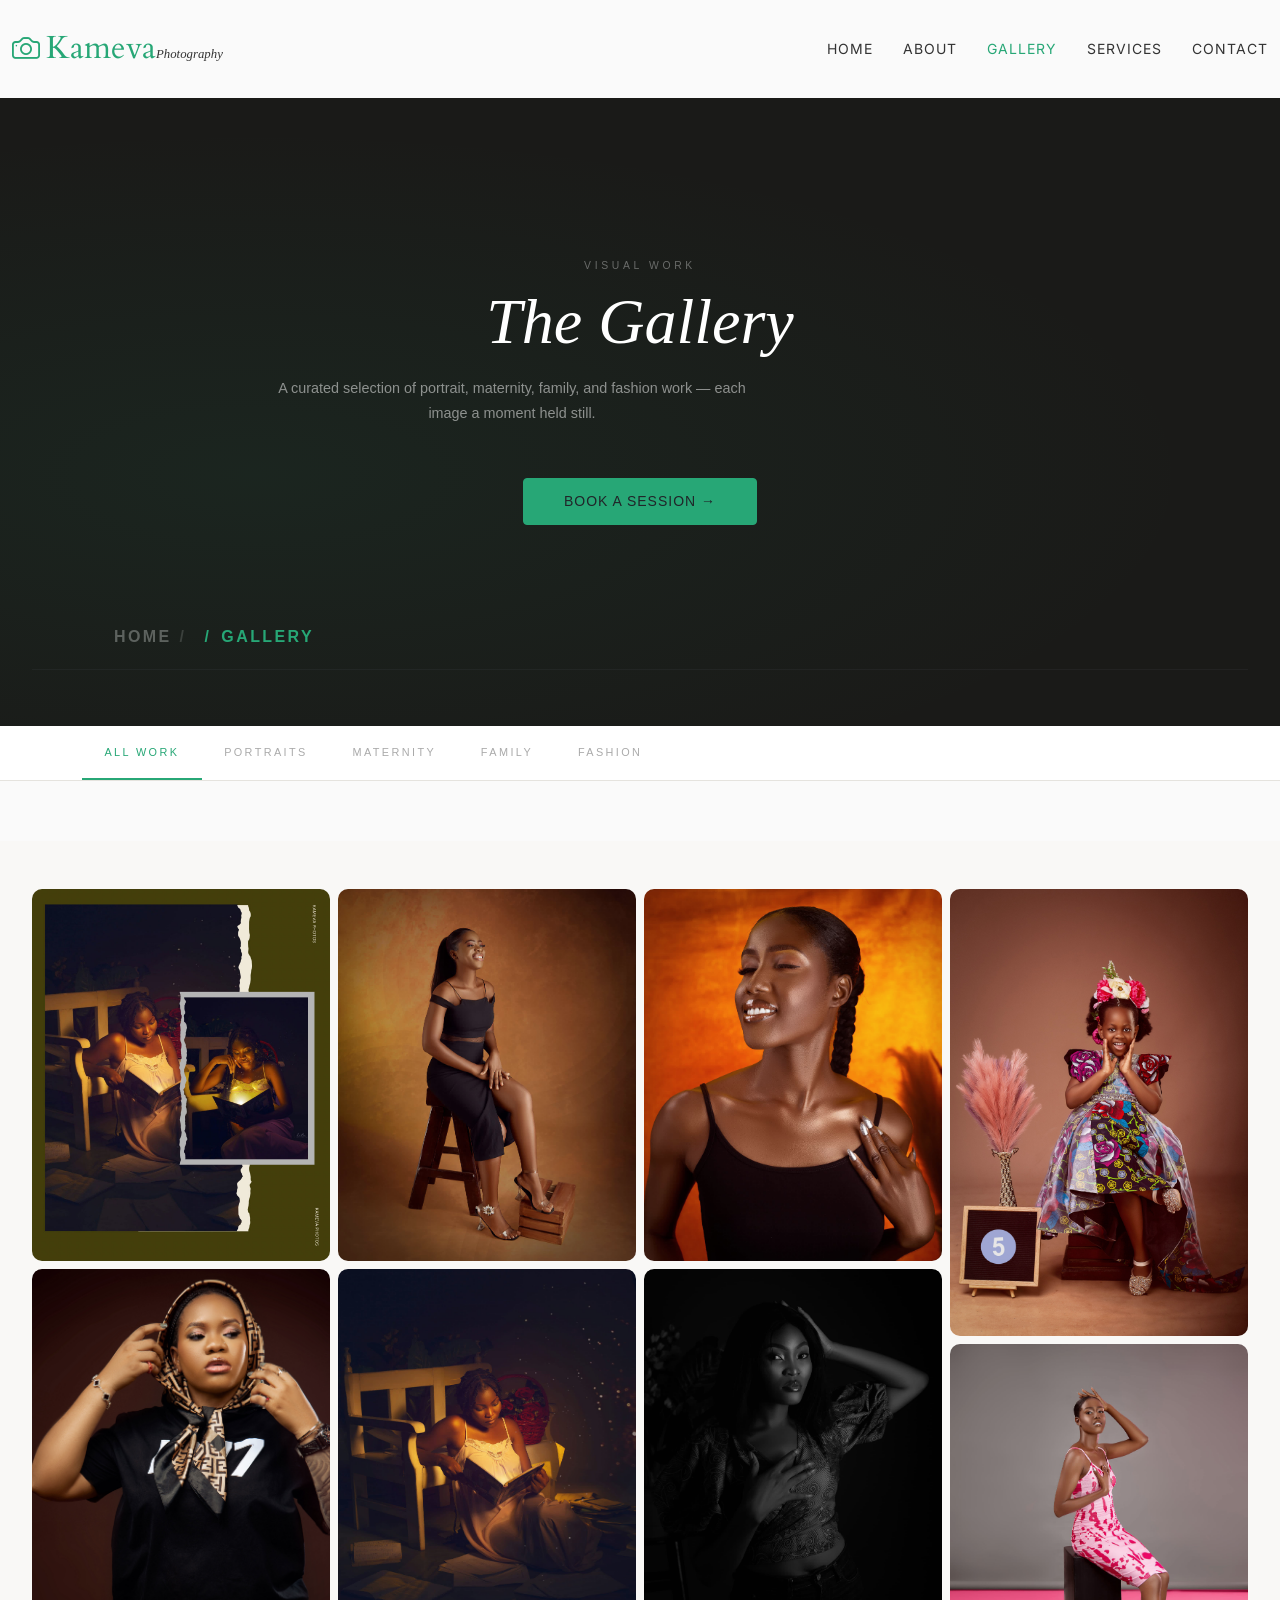
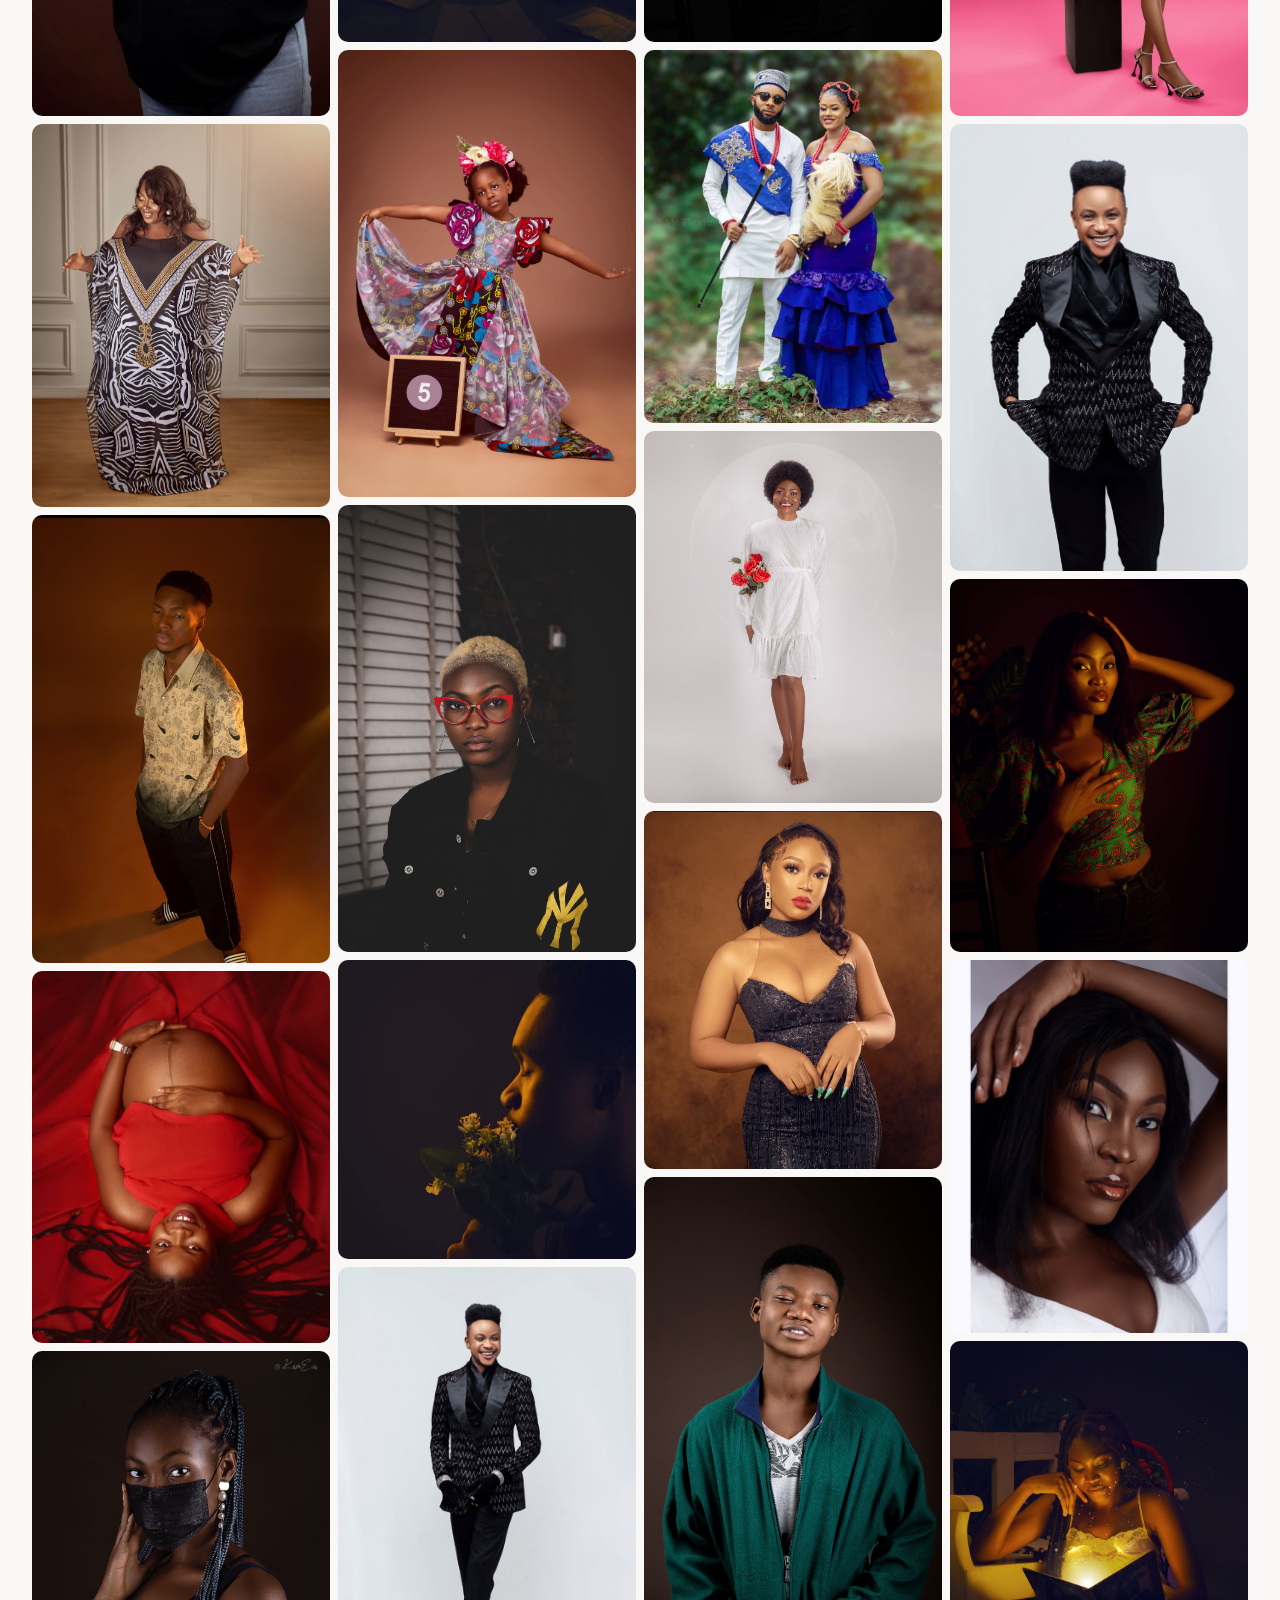
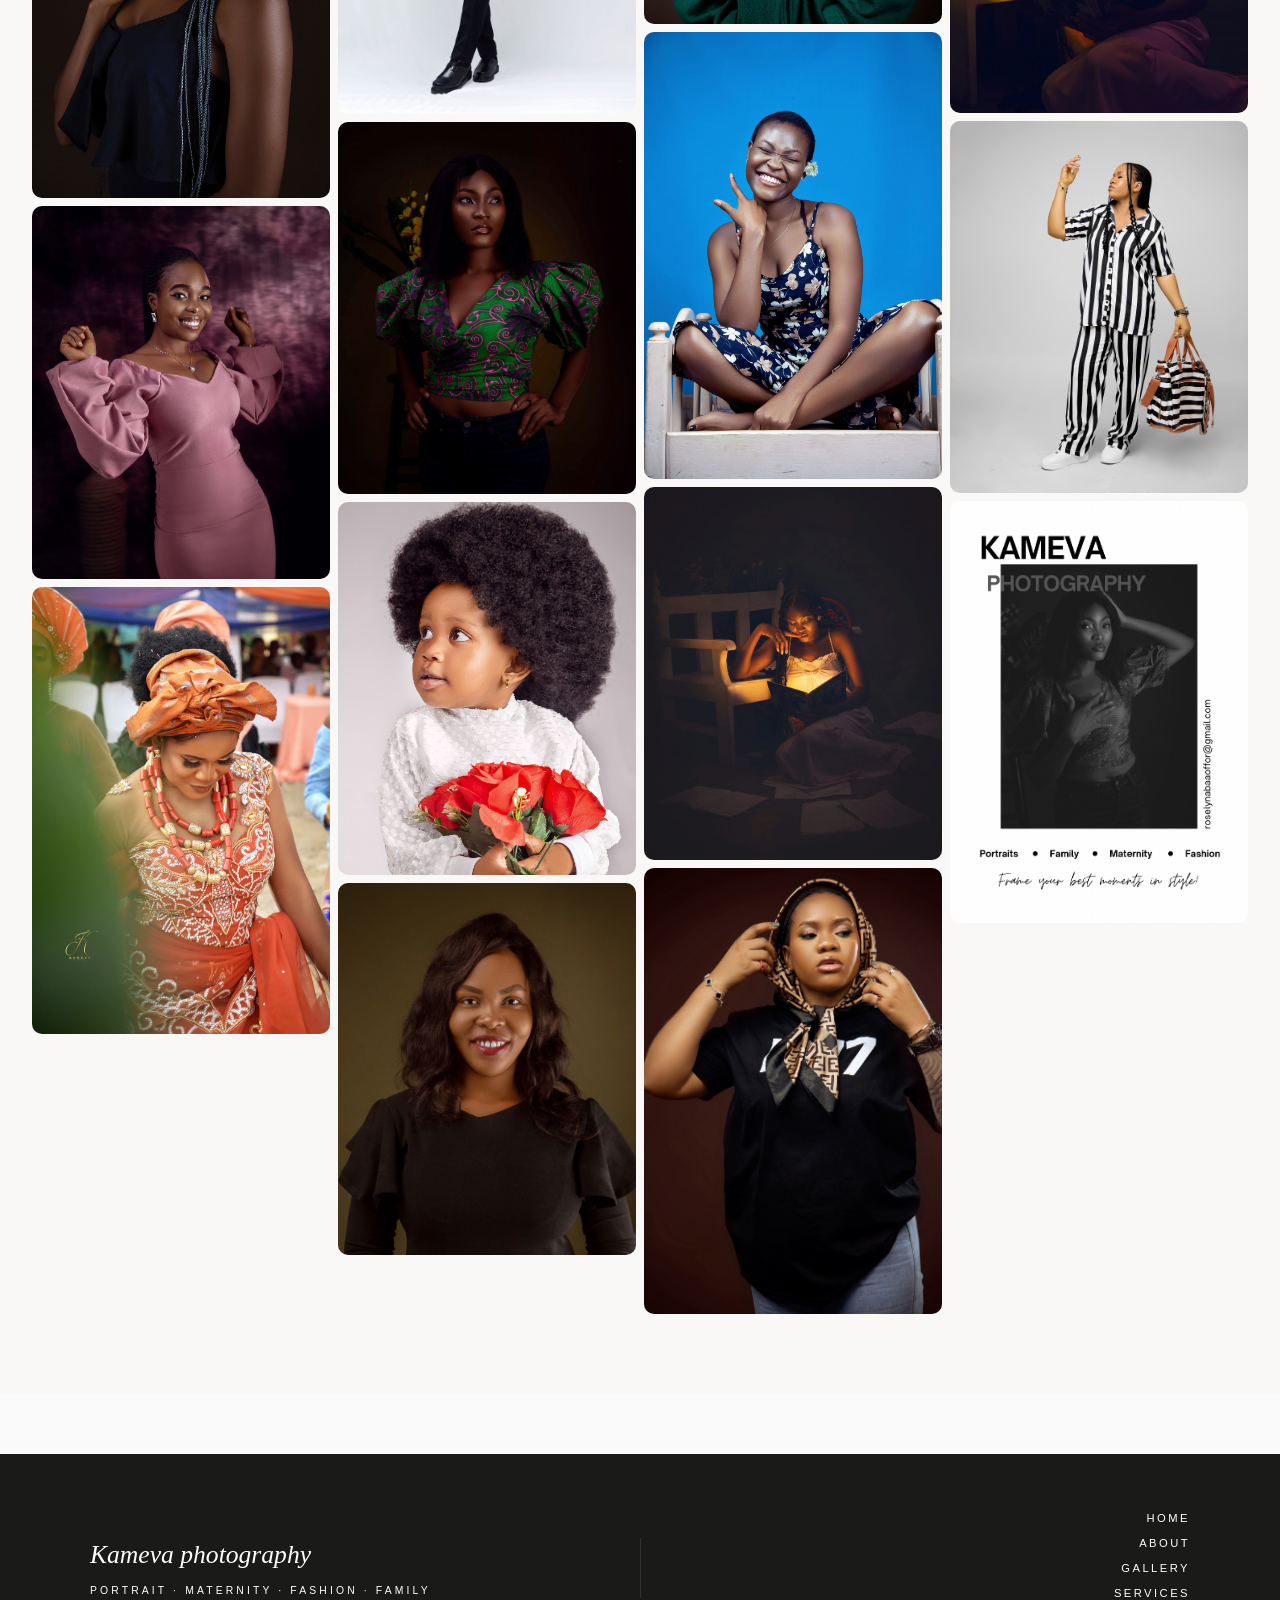
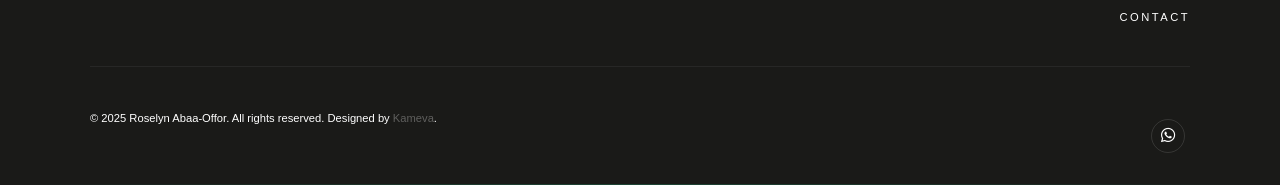
<file: gallery.html>
<!DOCTYPE html>
<html lang="en">

<head>
  <meta charset="utf-8">
  <meta content="width=device-width, initial-scale=1.0" name="viewport">
  <title>Kameva - Photography</title>
  <meta name="description" content="">
  <meta name="keywords" content="">

  <!-- Favicons -->
  <link href="assets/img/camera.png" rel="icon">
  <link href="assets/img/camera.png" rel="apple-touch-icon">


  <!-- Fonts -->
  <link href="https://fonts.googleapis.com" rel="preconnect">
  <link href="https://fonts.gstatic.com" rel="preconnect" crossorigin>
  <link href="https://fonts.googleapis.com/css2?family=Roboto:ital,wght@0,100;0,300;0,400;0,500;0,700;0,900;1,100;1,300;1,400;1,500;1,700;1,900&family=Inter:wght@100;200;300;400;500;600;700;800;900&family=Cardo:ital,wght@0,400;0,700;1,400;1,700&display=swap" rel="stylesheet">

  <!-- Vendor CSS Files -->
  <link href="assets/vendor/bootstrap/css/bootstrap.min.css" rel="stylesheet">
  <link href="assets/vendor/bootstrap-icons/bootstrap-icons.css" rel="stylesheet">
  <link href="assets/vendor/aos/aos.css" rel="stylesheet">
  <link href="assets/vendor/glightbox/css/glightbox.min.css" rel="stylesheet">
  <link href="assets/vendor/swiper/swiper-bundle.min.css" rel="stylesheet">

  <!-- Main CSS File -->
  <link href="assets/css/main.css" rel="stylesheet">

  <!-- =======================================================
  * Template Name: PhotoFolio
  * Template URL: https://bootstrapmade.com/photofolio-bootstrap-photography-website-template/
  * Updated: Aug 07 2024 with Bootstrap v5.3.3
  * Author: BootstrapMade.com
  * License: https://bootstrapmade.com/license/
  ======================================================== -->
</head>

<body class="gallery-page">
  <header id="header" class="header d-flex align-items-center sticky-top">
    <div class="container-fluid position-relative d-flex align-items-center justify-content-between">

      <a href="index.html" class="logo d-flex align-items-center me-auto me-xl-0">
        <!-- Uncomment the line below if you also wish to use an image logo -->
        <!-- <img src="assets/img/logo.png" alt=""> -->
        <i class="bi bi-camera"></i>
        <h1 class="sitename">Kameva<span class="name">Photography</span></h1>
      </a>

      <nav id="navmenu" class="navmenu">
        <ul>
          <li><a href="index.html" >Home<br></a></li>
          <li><a href="about.html">About</a></li>
            <li><a href="gallery.html" class="active">Gallery</a></li>
          <li><a href="services.html">Services</a></li>
          <li><a href="contact.html">Contact</a></li>
        </ul>
        <i class="mobile-nav-toggle d-xl-none bi bi-list"></i>
      </nav>



    </div>
  </header>

  <style>
  :root {
    --accent: #27a776;
    --accent-border: rgba(39, 167, 118, 0.3);
  }

  /* ── Page Banner ── */
  .page-title {
    background: #1a1a18;
    padding: 5rem 2rem 3.5rem;
    position: relative; overflow: hidden;
  }
  .page-title::before {
    content: ''; position: absolute; inset: 0;
    background: radial-gradient(ellipse at 20% 60%, rgba(39,167,118,0.08) 0%, transparent 65%);
  }
  .page-title .heading .container { position: relative; z-index: 1; }
  .page-title .eyebrow {
    font-size: 0.65rem; letter-spacing: 0.35em; text-transform: uppercase;
    color: rgba(255,255,255,0.35); margin-bottom: 1rem; font-weight: 300;
    font-family: 'Barlow', sans-serif; display: block;
  }
  .page-title h1 {
    font-family: 'Cormorant Garamond', serif; font-style: italic;
    font-weight: 300; font-size: clamp(2.8rem, 6vw, 4.5rem);
    color: #fff; line-height: 1; margin-bottom: 1.4rem;
  }
  .page-title .tagline {
    font-family: 'Barlow', sans-serif; font-size: 0.9rem;
    font-weight: 300; color: rgba(255,255,255,0.5);
    line-height: 1.75; max-width: 480px; margin-bottom: 2rem;
  }
  .cta-btn {
    display: inline-flex; align-items: center; gap: 0.6rem;
    text-decoration: none; font-family: 'Barlow', sans-serif;
    font-size: 0.72rem; letter-spacing: 0.28em; text-transform: uppercase;
    font-weight: 400; color: #fff; border: 1px solid var(--accent);
    background: var(--accent); padding: 0.75rem 1.6rem; transition: all 0.3s ease;
  }
  .cta-btn:hover { background: transparent; color: var(--accent); }

  /* ── Breadcrumbs ── */
  .breadcrumbs { background: #111; padding: 0.7rem 0; border-bottom: 1px solid #222; }
  .breadcrumbs ol {
    display: flex; gap: 0.5rem; align-items: center; list-style: none;
    font-size: 0.7rem; letter-spacing: 0.15em; text-transform: uppercase;
    font-family: 'Barlow', sans-serif; font-weight: 300;
  }
  .breadcrumbs a { color: rgba(255,255,255,0.3); text-decoration: none; transition: color 0.2s; }
  .breadcrumbs a:hover { color: var(--accent); }
  .breadcrumbs li::after { content: '/'; margin-left: 0.5rem; color: rgba(255,255,255,0.15); }
  .breadcrumbs li:last-child::after { display: none; }
  .breadcrumbs .current { color: var(--accent); }

  /* ── Filter Bar ── */
  .gallery-filter-bar {
    background: #fff;
    border-bottom: 1px solid #e5e3de;
    padding: 0 1.5rem;
  }
  .gallery-filter-bar .container {
    display: flex; gap: 0; align-items: center;
  }
  .filter-btn {
    font-family: 'Barlow', sans-serif;
    font-size: 0.68rem; letter-spacing: 0.22em; text-transform: uppercase;
    font-weight: 400; color: #aaa; background: none;
    border: none; border-bottom: 2px solid transparent;
    padding: 1.1rem 1.4rem; cursor: pointer; transition: all 0.25s;
    white-space: nowrap;
  }
  .filter-btn:hover { color: #555; }
  .filter-btn.active { color: var(--accent); border-bottom-color: var(--accent); }

  /* ── Masonry Gallery ── */
  #gallery .container-fluid { padding: 3rem 2rem 5rem; background: #f9f8f6; }

  .masonry-grid {
    columns: 4; column-gap: 8px;
  }
  .gallery-item {
    break-inside: avoid;
    margin-bottom: 8px;
    position: relative;
    overflow: hidden;
    display: block;
  }
  .gallery-item img {
    width: 100%; display: block;
    transition: transform 0.5s ease;
    filter: grayscale(8%);
  }
  .gallery-item:hover img {
    transform: scale(1.04);
    filter: grayscale(0%);
  }
  .gallery-links {
    position: absolute; inset: 0;
    background: rgba(0,0,0,0);
    display: flex !important;
    align-items: flex-end !important;
    justify-content: space-between !important;
    padding: 1rem;
    opacity: 0;
    transition: background 0.35s ease, opacity 0.35s ease;
  }
  .gallery-item:hover .gallery-links {
    background: rgba(0,0,0,0.45);
    opacity: 1;
  }
  .gallery-links a {
    width: 34px; height: 34px;
    border: 1px solid rgba(255,255,255,0.5);
    display: flex; align-items: center; justify-content: center;
    color: #fff; text-decoration: none;
    transition: background 0.2s, border-color 0.2s;
    background: rgba(0,0,0,0.2);
    font-size: 0.9rem;
  }
  .gallery-links a:hover {
    background: var(--accent);
    border-color: var(--accent);
  }
  .gallery-num {
    font-family: 'Cormorant Garamond', serif;
    font-style: italic; font-size: 0.85rem;
    color: rgba(255,255,255,0.5); font-weight: 300;
  }
  .gallery-actions { display: flex; gap: 6px; }

  @media(max-width: 900px) { .masonry-grid { columns: 3; } }
  @media(max-width: 600px) { .masonry-grid { columns: 2; } .filter-btn { padding: 1rem 0.8rem; font-size: 0.6rem; } }
</style>

<main class="main">

  <!-- Page Title -->
  <div class="page-title" data-aos="fade">
    <div class="heading">
      <div class="container">
        <div class="row d-flex justify-content-center text-center">
          <div class="col-lg-8">
            <span class="eyebrow">Visual Work</span>
            <h1>The Gallery</h1>
            <p class="tagline">A curated selection of portrait, maternity, family, and fashion work — each image a moment held still.</p>
            <a href="contact.html" class="cta-btn">Book a Session →</a>
          </div>
        </div>
      </div>
    </div>
    <nav class="breadcrumbs">
      <div class="container">
        <ol>
          <li><a href="index.html">Home</a></li>
          <li class="current">Gallery</li>
        </ol>
      </div>
    </nav>
  </div>

  <!-- Filter Bar -->
  <div class="gallery-filter-bar">
    <div class="container">
      <button class="filter-btn active" onclick="filterGallery(this,'all')">All Work</button>
      <button class="filter-btn" onclick="filterGallery(this,'portrait')">Portraits</button>
      <button class="filter-btn" onclick="filterGallery(this,'maternity')">Maternity</button>
      <button class="filter-btn" onclick="filterGallery(this,'family')">Family</button>
      <button class="filter-btn" onclick="filterGallery(this,'fashion')">Fashion</button>
    </div>
  </div>

  <!-- Gallery Section -->
  <section id="gallery" class="gallery section">
    <div class="container-fluid" data-aos="fade-up" data-aos-delay="100">
      <div class="masonry-grid">

        <div class="gallery-item" data-cat="portrait">
          <img src="assets/img/kama/k-1.jpg" class="img-fluid" alt="Portrait">
          <div class="gallery-links">
            <span class="gallery-num">01</span>
            <div class="gallery-actions">
              <a href="assets/img/kama/k-1.jpg" title="Gallery 1" class="glightbox preview-link"><i class="bi bi-arrows-angle-expand"></i></a>
            </div>
          </div>
        </div>

        <div class="gallery-item" data-cat="portrait">
          <img src="assets/img/kama/k-2.jpg" class="img-fluid" alt="Portrait">
          <div class="gallery-links">
            <span class="gallery-num">02</span>
            <div class="gallery-actions">
              <a href="assets/img/kama/k-2.jpg" title="Gallery 2" class="glightbox preview-link"><i class="bi bi-arrows-angle-expand"></i></a>
            </div>
          </div>
        </div>
        <div class="gallery-item" data-cat="fashion">
          <img src="assets/img/kama/k-3.jpeg" class="img-fluid" alt="fashion">
          <div class="gallery-links">
            <span class="gallery-num">03</span>
            <div class="gallery-actions">
              <a href="assets/img/kama/k-3.jpeg" title="Gallery 3" class="glightbox preview-link"><i class="bi bi-arrows-angle-expand"></i></a>
            </div>
          </div>
        </div>
        <div class="gallery-item" data-cat="portrait">
          <img src="assets/img/kama/k-4.PNG" class="img-fluid" alt="Portrait">
          <div class="gallery-links">
            <span class="gallery-num">04</span>
            <div class="gallery-actions">
            <a href="assets/img/kama/k-4.PNG" title="Gallery 3" class="glightbox preview-link"><i class="bi bi-arrows-angle-expand"></i></a>

            </div>
          </div>
        </div>
        <div class="gallery-item" data-cat="matanity">
          <img src="assets/img/kama/k-5.jpeg" class="img-fluid" alt="matanity">
          <div class="gallery-links">
            <span class="gallery-num">05</span>
            <div class="gallery-actions">
              <a href="assets/img/kama/k-5.jpeg" title="Gallery 5" class="glightbox preview-link"><i class="bi bi-arrows-angle-expand"></i></a>
            </div>
          </div>
        </div>
        <div class="gallery-item" data-cat="portrait">
          <img src="assets/img/kama/k-6.jpg" class="img-fluid" alt="Portrait">
          <div class="gallery-links">
            <span class="gallery-num">06</span>
            <div class="gallery-actions">
              <a href="assets/img/kama/k-6.jpg" title="Gallery 6" class="glightbox preview-link"><i class="bi bi-arrows-angle-expand"></i></a>
            </div>
          </div>
        </div>
        <div class="gallery-item" data-cat="portrait">
          <img src="assets/img/kama/k-7.jpeg" class="img-fluid" alt="Portrait">
          <div class="gallery-links">
            <span class="gallery-num">07</span>
            <div class="gallery-actions">
              <a href="assets/img/kama/k-7.jpeg" title="Gallery 7" class="glightbox preview-link"><i class="bi bi-arrows-angle-expand"></i></a>
              <a href="gallery-single.html" class="details-link"><i class="bi bi-link-45deg"></i></a>
            </div>
          </div>
        </div>
        <div class="gallery-item" data-cat="portrait">
          <img src="assets/img/kama/k-9.jpg" class="img-fluid" alt="Portrait">
          <div class="gallery-links">
            <span class="gallery-num">09 </span>
            <div class="gallery-actions">
              <a href="assets/img/kama/k-9.jpg" title="Gallery 9" class="glightbox preview-link"><i class="bi bi-arrows-angle-expand"></i></a>
              <a href="gallery-single.html" class="details-link"><i class="bi bi-link-45deg"></i></a>
            </div>
          </div>
        </div>
        <div class="gallery-item" data-cat="portrait">
          <img src="assets/img/kama/k-8.jpeg" class="img-fluid" alt="Portrait">
          <div class="gallery-links">
            <span class="gallery-num">08</span>
            <div class="gallery-actions">
              <a href="assets/img/kama/k-8.jpeg" title="Gallery 8 " class="glightbox preview-link"><i class="bi bi-arrows-angle-expand"></i></a>
              <a href="gallery-single.html" class="details-link"><i class="bi bi-link-45deg"></i></a>
            </div>
          </div>
        </div>
        <div class="gallery-item" data-cat="portrait">
          <img src="assets/img/kama/k-10.jpeg" class="img-fluid" alt="Portrait">
          <div class="gallery-links">
            <span class="gallery-num">10</span>
            <div class="gallery-actions">
              <a href="assets/img/kama/k-10.jpeg" title="Gallery 10" class="glightbox preview-link"><i class="bi bi-arrows-angle-expand"></i></a>
              <a href="gallery-single.html" class="details-link"><i class="bi bi-link-45deg"></i></a>
            </div>
          </div>
        </div>
        <div class="gallery-item" data-cat="fashion">
          <img src="assets/img/kama/k-11.jpg" class="img-fluid" alt="fashion">
          <div class="gallery-links">
            <span class="gallery-num">11</span>
            <div class="gallery-actions">
              <a href="assets/img/kama/k-11.jpg" title="Gallery 11" class="glightbox preview-link"><i class="bi bi-arrows-angle-expand"></i></a>
              <a href="gallery-single.html" class="details-link"><i class="bi bi-link-45deg"></i></a>
            </div>
          </div>
        </div>
        <div class="gallery-item" data-cat="portrait">
          <img src="assets/img/kama/k-12.jpg" class="img-fluid" alt="portrait">
          <div class="gallery-links">
            <span class="gallery-num">12</span>
            <div class="gallery-actions">
              <a href="assets/img/kama/k-12.jpg" title="Gallery 12" class="glightbox preview-link"><i class="bi bi-arrows-angle-expand"></i></a>
              <a href="gallery-single.html" class="details-link"><i class="bi bi-link-45deg"></i></a>
            </div>
          </div>
        </div>
        <div class="gallery-item" data-cat="portrait">
          <img src="assets/img/kama/k-13.jpeg" class="img-fluid" alt="Portrait">
          <div class="gallery-links">
            <span class="gallery-num">13</span>
            <div class="gallery-actions">
              <a href="assets/img/kama/k-13.jpeg" title="Gallery 13" class="glightbox preview-link"><i class="bi bi-arrows-angle-expand"></i></a>
              <a href="gallery-single.html" class="details-link"><i class="bi bi-link-45deg"></i></a>
            </div>
          </div>
        </div>
        <div class="gallery-item" data-cat="fashion">
          <img src="assets/img/kama/k-14.jpg" class="img-fluid" alt="fashion">
          <div class="gallery-links">
            <span class="gallery-num">14  </span>
            <div class="gallery-actions">
              <a href="assets/img/kama/k-14.jpg" title="Gallery 14" class="glightbox preview-link"><i class="bi bi-arrows-angle-expand"></i></a>
              <a href="gallery-single.html" class="details-link"><i class="bi bi-link-45deg"></i></a>
            </div>
          </div>
        </div>
        <div class="gallery-item" data-cat="portrait">
          <img src="assets/img/kama/k-15.jpg" class="img-fluid" alt="Portrait">
          <div class="gallery-links">
            <span class="gallery-num">15  </span>
            <div class="gallery-actions">
              <a href="assets/img/kama/k-15.jpg" title="Gallery 15" class="glightbox preview-link"><i class="bi bi-arrows-angle-expand"></i></a>
              <a href="gallery-single.html" class="details-link"><i class="bi bi-link-45deg"></i></a>
            </div>
          </div>
        </div>
        <div class="gallery-item" data-cat="portrait">
          <img src="assets/img/kama/k-16.jpg" class="img-fluid" alt="Portrait">
          <div class="gallery-links">
            <span class="gallery-num">16</span>
            <div class="gallery-actions">
              <a href="assets/img/kama/k-16.jpg" title="Gallery 16" class="glightbox preview-link"><i class="bi bi-arrows-angle-expand"></i></a>
              <a href="gallery-single.html" class="details-link"><i class="bi bi-link-45deg"></i></a>
            </div>
          </div>
        </div>
        <div class="gallery-item" data-cat="portrait">
          <img src="assets/img/kama/k-17.jpeg" class="img-fluid" alt="Portrait">
          <div class="gallery-links">
            <span class="gallery-num">17</span>
            <div class="gallery-actions">
              <a href="assets/img/kama/k-17.jpeg" title="Gallery 17" class="glightbox preview-link"><i class="bi bi-arrows-angle-expand"></i></a>
              <a href="gallery-single.html" class="details-link"><i class="bi bi-link-45deg"></i></a>
            </div>
          </div>
        </div>
        <div class="gallery-item" data-cat="portrait">
          <img src="assets/img/kama/k-18.jpeg" class="img-fluid" alt="Portrait">
          <div class="gallery-links">
            <span class="gallery-num">18</span>
            <div class="gallery-actions">
              <a href="assets/img/kama/k-18.jpeg" title="Gallery 18" class="glightbox preview-link"><i class="bi bi-arrows-angle-expand"></i></a>
              <a href="gallery-single.html" class="details-link"><i class="bi bi-link-45deg"></i></a>
            </div>
          </div>
        </div>
        <div class="gallery-item" data-cat="portrait">
          <img src="assets/img/kama/k-19.jpeg" class="img-fluid" alt="Portrait">
          <div class="gallery-links">
            <span class="gallery-num">19</span>
            <div class="gallery-actions">
              <a href="assets/img/kama/k-19.jpeg" title="Gallery 19" class="glightbox preview-link"><i class="bi bi-arrows-angle-expand"></i></a>
              <a href="gallery-single.html" class="details-link"><i class="bi bi-link-45deg"></i></a>
            </div>
          </div>
        </div>
        <div class="gallery-item" data-cat="family">
          <img src="assets/img/kama/k-20.jpeg" class="img-fluid" alt="Family">
          <div class="gallery-links">
            <span class="gallery-num">20</span>
            <div class="gallery-actions">
              <a href="assets/img/kama/k-20.jpeg" title="Gallery 20" class="glightbox preview-link"><i class="bi bi-arrows-angle-expand"></i></a>
              <a href="gallery-single.html" class="details-link"><i class="bi bi-link-45deg"></i></a>
            </div>
          </div>
        </div>
        <div class="gallery-item" data-cat="portrait">
          <img src="assets/img/kama/k-21.jpg" class="img-fluid" alt="portrait">
          <div class="gallery-links">
            <span class="gallery-num">21</span>
            <div class="gallery-actions">
              <a href="assets/img/kama/k-21.jpg" title="Gallery 21" class="glightbox preview-link"><i class="bi bi-arrows-angle-expand"></i></a>
              <a href="gallery-single.html" class="details-link"><i class="bi bi-link-45deg"></i></a>
            </div>
          </div>
        </div>
        <div class="gallery-item" data-cat="portrait">
          <img src="assets/img/kama/k-22.jpeg" class="img-fluid" alt="Portrait">
          <div class="gallery-links">
            <span class="gallery-num">22  </span>
            <div class="gallery-actions">
              <a href="assets/img/kama/k-22.jpeg" title="Gallery 22" class="glightbox preview-link"><i class="bi bi-arrows-angle-expand"></i></a>
              <a href="gallery-single.html" class="details-link"><i class="bi bi-link-45deg"></i></a>
            </div>
          </div>
        </div>
        <div class="gallery-item" data-cat="portrait">
          <img src="assets/img/kama/k-23.jpg" class="img-fluid" alt="Portrait">
          <div class="gallery-links">
            <span class="gallery-num">23    </span>
            <div class="gallery-actions">
              <a href="assets/img/kama/k-23.jpg" title="Gallery 23" class="glightbox preview-link"><i class="bi bi-arrows-angle-expand"></i></a>
            </div>
          </div>
        </div>
        <div class="gallery-item" data-cat="portrait">
          <img src="assets/img/kama/k-24.jpg" class="img-fluid" alt="Portrait">
          <div class="gallery-links">
            <span class="gallery-num">24</span>
            <div class="gallery-actions">
              <a href="assets/img/kama/k-24.jpg" title="Gallery 24" class="glightbox preview-link"><i class="bi bi-arrows-angle-expand"></i></a>
            </div>
          </div>
        </div>
        <div class="gallery-item" data-cat="portrait">
          <img src="assets/img/kama/k-25.jpeg" class="img-fluid" alt="Portrait">
          <div class="gallery-links">
            <span class="gallery-num">25</span>
            <div class="gallery-actions">
              <a href="assets/img/kama/k-25.jpeg" title="Gallery 25" class="glightbox preview-link"><i class="bi bi-arrows-angle-expand"></i></a>
            </div>
          </div>
        </div>
        <div class="gallery-item" data-cat="portrait">
          <img src="assets/img/kama/k-2.jpg" class="img-fluid" alt="Portrait">
          <div class="gallery-links">
            <span class="gallery-num">02</span>
            <div class="gallery-actions">
              <a href="assets/img/kama/k-2.jpg" title="Gallery 2" class="glightbox preview-link"><i class="bi bi-arrows-angle-expand"></i></a>
            </div>
          </div>
        </div>
        <div class="gallery-item" data-cat="portrait">
          <img src="assets/img/kama/k-26.jpg" class="img-fluid" alt="Portrait">
          <div class="gallery-links">
            <span class="gallery-num">26</span>
            <div class="gallery-actions">
              <a href="assets/img/kama/k-26.jpg" title="Gallery 26" class="glightbox preview-link"><i class="bi bi-arrows-angle-expand"></i></a>
            </div>
          </div>
        </div>
        <div class="gallery-item" data-cat="portrait">
          <img src="assets/img/kama/k-27.jpeg" class="img-fluid" alt="Portrait">
          <div class="gallery-links">
            <span class="gallery-num">27</span>
            <div class="gallery-actions">
              <a href="assets/img/kama/k-27.jpeg" title="Gallery 27" class="glightbox preview-link"><i class="bi bi-arrows-angle-expand"></i></a>
            </div>
          </div>
        </div>
        <div class="gallery-item" data-cat="fashion">
          <img src="assets/img/kama/k-28.jpg" class="img-fluid" alt="fashion">
          <div class="gallery-links">
            <span class="gallery-num">28</span>
            <div class="gallery-actions">
              <a href="assets/img/kama/k-28.jpg" title="Gallery 28" class="glightbox preview-link"><i class="bi bi-arrows-angle-expand"></i></a>
            </div>
          </div>
        </div>
        <div class="gallery-item" data-cat="portrait">
          <img src="assets/img/kama/k-29.jpeg" class="img-fluid" alt="Portrait">
          <div class="gallery-links">
            <span class="gallery-num">29</span>
            <div class="gallery-actions">
              <a href="assets/img/kama/k-29.jpeg" title="Gallery 29" class="glightbox preview-link"><i class="bi bi-arrows-angle-expand"></i></a>
            </div>
          </div>
        </div>
        <div class="gallery-item" data-cat="portrait">
          <img src="assets/img/kama/k-30.jpg" class="img-fluid" alt="Portrait">
          <div class="gallery-links">
            <span class="gallery-num">30</span>
            <div class="gallery-actions">
              <a href="assets/img/kama/k-30.jpg" title="Gallery 30" class="glightbox preview-link"><i class="bi bi-arrows-angle-expand"></i></a>
            </div>
          </div>
        </div>
        <div class="gallery-item" data-cat="portrait">
          <img src="assets/img/kama/k-31.jpeg" class="img-fluid" alt="Portrait">
          <div class="gallery-links">
            <span class="gallery-num">31</span>
            <div class="gallery-actions">
              <a href="assets/img/kama/k-31.jpeg" title="Gallery 31" class="glightbox preview-link"><i class="bi bi-arrows-angle-expand"></i></a>
            </div>
          </div>
        </div>
        <div class="gallery-item" data-cat="fashion">
          <img src="assets/img/kama/k-32.jpg" class="img-fluid" alt="fashion">
          <div class="gallery-links">
            <span class="gallery-num">32</span>
            <div class="gallery-actions">
              <a href="assets/img/kama/k-32.jpg" title="Gallery 32" class="glightbox preview-link"><i class="bi bi-arrows-angle-expand"></i></a>
            </div>
          </div>
        </div>
        <div class="gallery-item" data-cat="portrait">
          <img src="assets/img/kama/k-33.PNG" class="img-fluid" alt="portrait">
          <div class="gallery-links">
            <span class="gallery-num">33</span>
            <div class="gallery-actions">
              <a href="assets/img/kama/k-33.PNG" title="Gallery 33" class="glightbox preview-link"><i class="bi bi-arrows-angle-expand"></i></a>
            </div>
          </div>
        </div>
  



      </div>
    </div>
  </section>

</main>

<script>
function filterGallery(btn, cat) {
  document.querySelectorAll('.filter-btn').forEach(b => b.classList.remove('active'));
  btn.classList.add('active');
  document.querySelectorAll('.gallery-item').forEach(item => {
    item.style.display = (cat === 'all' || item.dataset.cat === cat) ? 'block' : 'none';
  });
}
</script>
<style>
  :root {
    --accent: #27a776;
    --accent-border: rgba(39, 167, 118, 0.3);
  }

  .footer {
    background: #1a1a18;
    padding: 3.5rem 2rem 2rem;
    position: relative;
    overflow: hidden;
  }
  .footer::before {
    content: '';
    position: absolute;
    bottom: 0; left: 0; right: 0;
    height: 1px;
    background: linear-gradient(90deg, transparent, rgba(39,167,118,0.3), transparent);
  }

  .footer-inner {
    max-width: 1100px;
    margin: 0 auto;
    display: grid;
    grid-template-columns: 1fr auto 1fr;
    align-items: center;
    gap: 2rem;
    margin-bottom: 2.5rem;
  }

  .footer-brand .name {
    font-family: 'Cormorant Garamond', serif;
    font-style: italic;
    font-weight: 300;
    font-size: 1.6rem;
    color: #fff;
    display: block;
    margin-bottom: 0.3rem;
  }
  .footer-brand .tagline {
    font-size: 0.65rem;
    letter-spacing: 0.3em;
    text-transform: uppercase;
   color: #fff;    font-weight: 300;
    font-family: 'Barlow', sans-serif;
  }

  .footer-divider {
    width: 1px;
    height: 60px;
    background: rgba(255,255,255,0.1);
  }

  .footer-links {
    display: flex;
    flex-direction: column;
    align-items: flex-end;
    gap: 0.5rem;
  }
  .footer-links a {
    font-family: 'Barlow', sans-serif;
    font-size: 0.7rem;
    letter-spacing: 0.22em;
    text-transform: uppercase;
   color: #fff;    text-decoration: none;
    font-weight: 300;
    transition: color 0.25s;
  }
  .footer-links a:hover { color: var(--accent); }

  .footer-bottom {
    max-width: 1100px;
    margin: 0 auto;
    display: flex;
    align-items: center;
    justify-content: space-between;
    padding-top: 2rem;
    border-top: 1px solid rgba(255,255,255,0.06);
  }

  .footer-copy {
    font-size: 0.7rem;
   color: #fff;
       font-weight: 300;
    font-family: 'Barlow', sans-serif;
  }
  .footer-copy a { color: rgba(255,255,255,0.3); text-decoration: none; transition: color 0.2s; }
  .footer-copy a:hover { color: var(--accent); }

  .footer .social-links { display: flex; gap: 0.6rem; }
  .footer .social-links a {
    width: 34px; height: 34px;
    border: 1px solid rgba(255,255,255,0.12);
    display: flex; align-items: center; justify-content: center;
    color: #fff;
    text-decoration: none;
    transition: all 0.25s;
    font-size: 0.9rem;
  }
  .footer .social-links a:hover {
    border-color: var(--accent);
    color: var(--accent);
  }

  @media (max-width: 600px) {
    .footer-inner { grid-template-columns: 1fr; text-align: center; }
    .footer-divider { display: none; }
    .footer-links { align-items: center; flex-direction: row; flex-wrap: wrap; justify-content: center; }
    .footer-bottom { flex-direction: column; gap: 1rem; text-align: center; }
  }
</style>

<footer id="footer" class="footer">
  <div class="footer-inner">
    <div class="footer-brand">
      <span class="name">Kameva photography</span>
      <span class="tagline">Portrait · Maternity · Fashion · Family</span>
    </div>
    <div class="footer-divider"></div>
    <nav class="footer-links">
      <a href="index.html">Home</a>
      <a href="about.html">About</a>
      <a href="gallery.html">Gallery</a>
      <a href="services.html">Services</a>
      <a href="contact.html">Contact</a>
    </nav>
  </div>

  <div class="footer-bottom">
    <p class="footer-copy">
      © 2025 Roselyn Abaa-Offor. All rights reserved.
      Designed by <a href="#">Kameva</a>.
    </p>
    <div class="social-links">
      <a href="" title="WhatsApp"><i class="bi bi-whatsapp"></i></a>
    </div>
  </div>
</footer>

  <!-- Scroll Top -->
  <a href="#" id="scroll-top" class="scroll-top d-flex align-items-center justify-content-center"><i class="bi bi-arrow-up-short"></i></a>

  <!-- Preloader -->
  <div id="preloader">
    <div class="line"></div>
  </div>

  <!-- Vendor JS Files -->
  <script src="assets/vendor/bootstrap/js/bootstrap.bundle.min.js"></script>
  <script src="assets/vendor/php-email-form/validate.js"></script>
  <script src="assets/vendor/aos/aos.js"></script>
  <script src="assets/vendor/glightbox/js/glightbox.min.js"></script>
  <script src="assets/vendor/swiper/swiper-bundle.min.js"></script>

  <!-- Main JS File -->
  <script src="assets/js/main.js"></script>

</body>

</html>
</file>
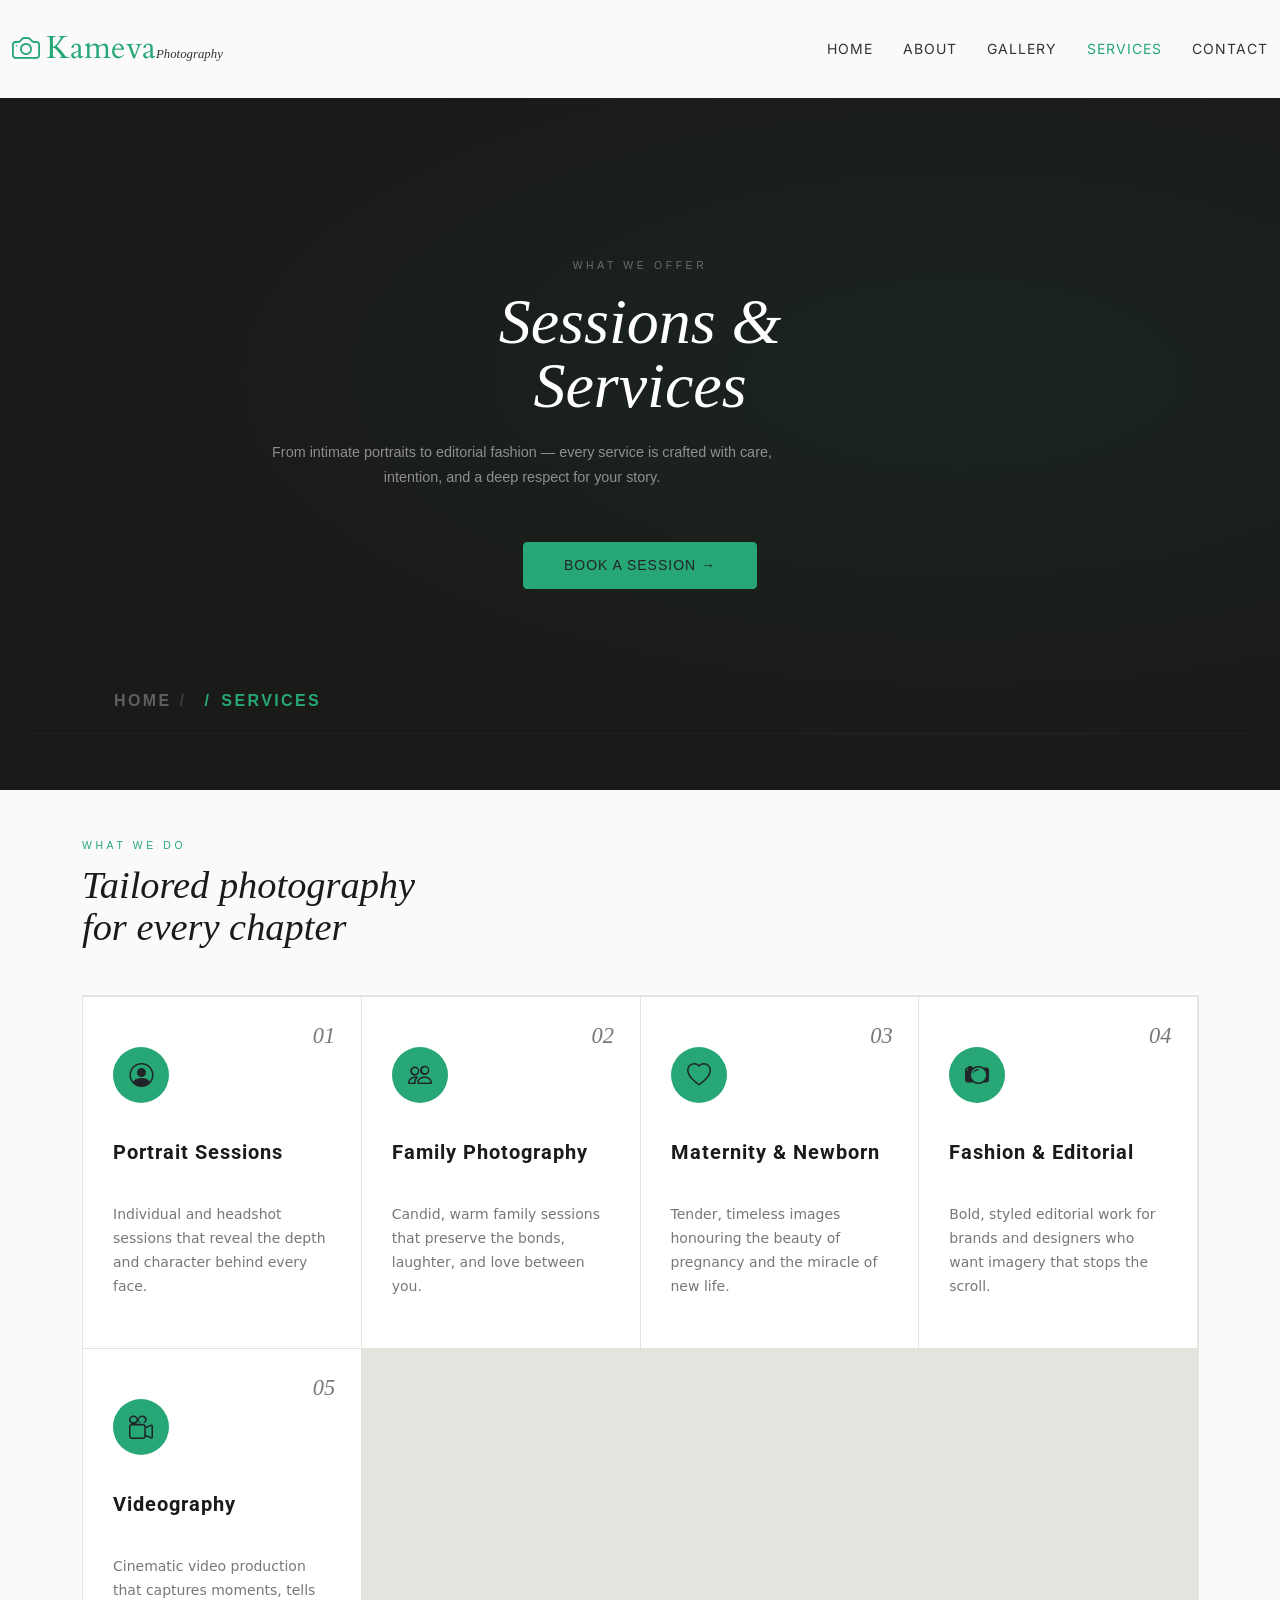
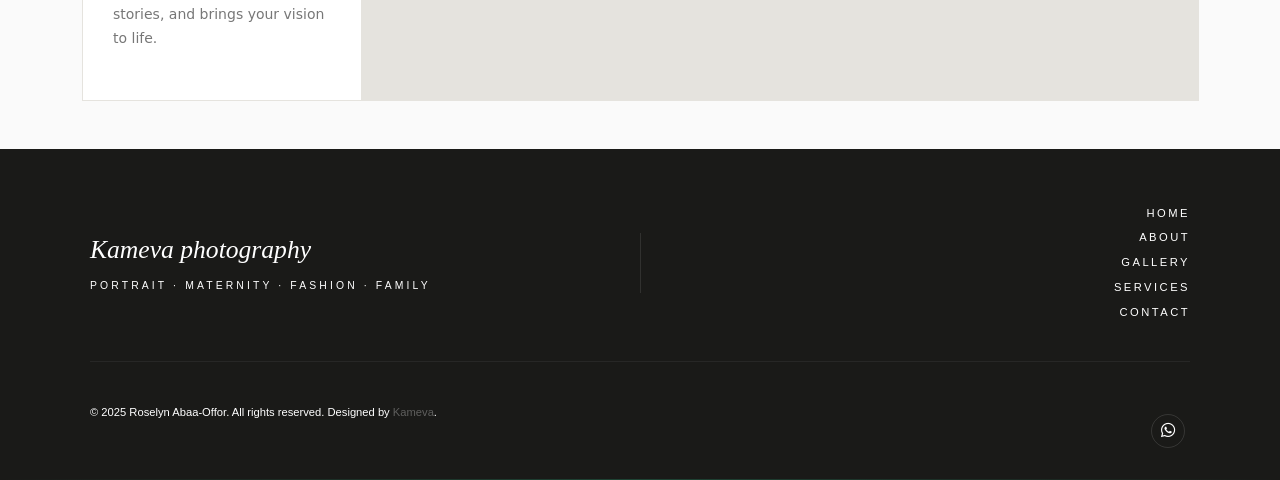
<file: services.html>
<!DOCTYPE html>
<html lang="en">

<head>
  <meta charset="utf-8">
  <meta content="width=device-width, initial-scale=1.0" name="viewport">
  <title>Kameva - Photography</title>
  <meta name="description" content="">
  <meta name="keywords" content="">

  <!-- Favicons -->
  <link href="assets/img/camera.png" rel="icon">
  <link href="assets/img/camera.png" rel="apple-touch-icon">


  <!-- Fonts -->
  <link href="https://fonts.googleapis.com" rel="preconnect">
  <link href="https://fonts.gstatic.com" rel="preconnect" crossorigin>
  <link href="https://fonts.googleapis.com/css2?family=Roboto:ital,wght@0,100;0,300;0,400;0,500;0,700;0,900;1,100;1,300;1,400;1,500;1,700;1,900&family=Inter:wght@100;200;300;400;500;600;700;800;900&family=Cardo:ital,wght@0,400;0,700;1,400;1,700&display=swap" rel="stylesheet">

  <!-- Vendor CSS Files -->
  <link href="assets/vendor/bootstrap/css/bootstrap.min.css" rel="stylesheet">
  <link href="assets/vendor/bootstrap-icons/bootstrap-icons.css" rel="stylesheet">
  <link href="assets/vendor/aos/aos.css" rel="stylesheet">
  <link href="assets/vendor/glightbox/css/glightbox.min.css" rel="stylesheet">
  <link href="assets/vendor/swiper/swiper-bundle.min.css" rel="stylesheet">

  <!-- Main CSS File -->
  <link href="assets/css/main.css" rel="stylesheet">

  <!-- =======================================================
  * Template Name: PhotoFolio
  * Template URL: https://bootstrapmade.com/photofolio-bootstrap-photography-website-template/
  * Updated: Aug 07 2024 with Bootstrap v5.3.3
  * Author: BootstrapMade.com
  * License: https://bootstrapmade.com/license/
  ======================================================== -->
</head>
<body class="services-page">

  <header id="header" class="header d-flex align-items-center sticky-top">
    <div class="container-fluid position-relative d-flex align-items-center justify-content-between">

      <a href="index.html" class="logo d-flex align-items-center me-auto me-xl-0">
        <!-- Uncomment the line below if you also wish to use an image logo -->
        <!-- <img src="assets/img/logo.png" alt=""> -->
        <i class="bi bi-camera"></i>
        <h1 class="sitename">Kameva<span class="name">Photography</span></h1>
      </a>

      <nav id="navmenu" class="navmenu">
        <ul>
          <li><a href="index.html" >Home<br></a></li>
          <li><a href="about.html">About</a></li>
            <li><a href="gallery.html">Gallery</a></li>

          <li><a href="services.html" class="active">Services</a></li>
          <li><a href="contact.html">Contact</a></li>
        </ul>
        <i class="mobile-nav-toggle d-xl-none bi bi-list"></i>
      </nav>



    </div>
  </header>

 
<style>
  :root {
    --accent: #27a776;
    --accent-dim: rgba(39, 167, 118, 0.10);
    --accent-border: rgba(39, 167, 118, 0.3);
  }

  /* ── Page Banner ── */
  .page-title {
    background: #1a1a18;
    padding: 5rem 2rem 3.5rem;
    position: relative;
    overflow: hidden;
  }
  .page-title::before {
    content: '';
    position: absolute;
    inset: 0;
    background: radial-gradient(ellipse at 75% 40%, rgba(39,167,118,0.08) 0%, transparent 65%);
  }
  .page-title .heading .container { position: relative; z-index: 1; }
  .page-title .eyebrow {
    font-size: 0.65rem; letter-spacing: 0.35em;
    text-transform: uppercase; color: rgba(255,255,255,0.35);
    margin-bottom: 1rem; font-weight: 300; font-family: 'Barlow', sans-serif;
  }
  .page-title h1 {
    font-family: 'Cormorant Garamond', serif;
    font-style: italic; font-weight: 300;
    font-size: clamp(2.8rem, 6vw, 4.5rem);
    color: #fff; line-height: 1; margin-bottom: 1.4rem;
  }
  .page-title .tagline {
    font-family: 'Barlow', sans-serif;
    font-size: 0.9rem; font-weight: 300;
    color: rgba(255,255,255,0.5); line-height: 1.75;
    max-width: 500px; margin-bottom: 2rem;
  }
  .cta-btn {
    display: inline-flex; align-items: center; gap: 0.6rem;
    text-decoration: none; font-family: 'Barlow', sans-serif;
    font-size: 0.72rem; letter-spacing: 0.28em; text-transform: uppercase;
    font-weight: 400; color: #fff; border: 1px solid var(--accent);
    background: var(--accent); padding: 0.75rem 1.6rem; transition: all 0.3s ease;
  }
  .cta-btn:hover { background: transparent; color: var(--accent); }

  /* ── Breadcrumbs ── */
  .breadcrumbs { background: #111; padding: 0.7rem 0; border-bottom: 1px solid #222; }
  .breadcrumbs ol {
    display: flex; gap: 0.5rem; align-items: center; list-style: none;
    font-size: 0.7rem; letter-spacing: 0.15em; text-transform: uppercase;
    font-family: 'Barlow', sans-serif; font-weight: 300;
  }
  .breadcrumbs a { color: rgba(255,255,255,0.3); text-decoration: none; transition: color 0.2s; }
  .breadcrumbs a:hover { color: var(--accent); }
  .breadcrumbs li::after { content: '/'; margin-left: 0.5rem; color: rgba(255,255,255,0.15); }
  .breadcrumbs li:last-child::after { display: none; }
  .breadcrumbs .current { color: var(--accent); }

  /* ── Section headers ── */
  .section-eyebrow {
    font-size: 0.65rem; letter-spacing: 0.35em; text-transform: uppercase;
    color: var(--accent); font-weight: 400; margin-bottom: 0.6rem;
    display: block; font-family: 'Barlow', sans-serif;
  }
  .section-heading {
    font-family: 'Cormorant Garamond', serif; font-style: italic;
    font-weight: 300; font-size: clamp(1.8rem, 3.5vw, 2.4rem);
    color: #1a1a18; line-height: 1.1; margin-bottom: 3rem;
  }

  /* ── Service Cards ── */
  .services .row { --bs-gutter-x: 1px; --bs-gutter-y: 1px; background: #e5e3de; border: 1px solid #e5e3de; }
  .service-item {
    background: #fff !important;
    border: none !important;
    border-radius: 0 !important;
    padding: 2.2rem 1.8rem;
    display: flex; flex-direction: column; gap: 1.4rem;
    transition: background 0.25s;
    position: relative; overflow: hidden;
    width: 100%;
  }
  .service-item::after {
    content: ''; position: absolute; bottom: 0; left: 0;
    width: 0; height: 2px; background: var(--accent); transition: width 0.4s ease;
  }

  .service-item .icon {

     font-size: 1.1rem; 
  }
  .service-item h4 {
    font-family: 'Barlow', sans-serif;
    font-size: 0.85rem; font-weight: 500;
    letter-spacing: 0.05em; color: #1a1a18; margin-bottom: 0.3rem;
  }
  .service-item h4 a { color: inherit; text-decoration: none; }
  .service-item p { font-size: 0.82rem; color: #777; font-weight: 300; line-height: 1.7; }
  .service-num {
    position: absolute; top: 1.4rem; right: 1.6rem;
    font-family: 'Cormorant Garamond', serif;
    font-size: 1.4rem; font-style: italic; color: #777; font-weight: 300;
  }


</style>

<main class="main">

  <!-- Page Title -->
  <div class="page-title" data-aos="fade">
    <div class="heading">
      <div class="container">
        <div class="row d-flex justify-content-center text-center">
          <div class="col-lg-8">
            <p class="eyebrow">What we Offer</p>
            <h1>Sessions &amp;<br>Services</h1>
            <p class="tagline">From intimate portraits to editorial fashion — every service is crafted with care, intention, and a deep respect for your story.</p>
            <a href="contact.html" class="cta-btn">Book a Session →</a>
          </div>
        </div>
      </div>
    </div>
    <nav class="breadcrumbs">
      <div class="container">
        <ol>
          <li><a href="index.html">Home</a></li>
          <li class="current">Services</li>
        </ol>
      </div>
    </nav>
  </div>

  <!-- Services Section -->
  <section id="services" class="services section py-5">
    <div class="container">
      <span class="section-eyebrow">What we Do</span>
      <h2 class="section-heading">Tailored photography<br>for every chapter</h2>

      <div class="row gy-1 gx-1">
        <div class="col-xl-3 col-md-6 d-flex" data-aos="fade-up" data-aos-delay="100">
          <div class="service-item position-relative">
            <span class="service-num">01</span>
            <div class="icon"><i class="bi bi-person-circle"></i></div>
            <h4><a href="contact.html" class="stretched-link">Portrait Sessions</a></h4>
            <p>Individual and headshot sessions that reveal the depth and character behind every face.</p>
          </div>
        </div>
        <div class="col-xl-3 col-md-6 d-flex" data-aos="fade-up" data-aos-delay="200">
          <div class="service-item position-relative">
            <span class="service-num">02</span>
            <div class="icon"><i class="bi bi-people"></i></div>
            <h4><a href="contact.html" class="stretched-link">Family Photography</a></h4>
            <p>Candid, warm family sessions that preserve the bonds, laughter, and love between you.</p>
          </div>
        </div>
        <div class="col-xl-3 col-md-6 d-flex" data-aos="fade-up" data-aos-delay="300">
          <div class="service-item position-relative">
            <span class="service-num">03</span>
            <div class="icon"><i class="bi bi-heart"></i></div>
            <h4><a href="contact.html" class="stretched-link">Maternity &amp; Newborn</a></h4>
            <p>Tender, timeless images honouring the beauty of pregnancy and the miracle of new life.</p>
          </div>
        </div>
        <div class="col-xl-3 col-md-6 d-flex" data-aos="fade-up" data-aos-delay="400">
          <div class="service-item position-relative">
            <span class="service-num">04</span>
            <div class="icon"><i class="bi bi-camera2"></i></div>
            <h4><a href="contact.html" class="stretched-link">Fashion &amp; Editorial</a></h4>
            <p>Bold, styled editorial work for brands and designers who want imagery that stops the scroll.</p>
          </div>
        </div>

  <div class="col-xl-3 col-md-6 d-flex" data-aos="fade-up" data-aos-delay="400">
  <div class="service-item position-relative">
    <span class="service-num">05</span>
    <div class="icon"><i class="bi bi-camera-reels"></i></div>
    <h4><a href="contact.html" class="stretched-link">Videography</a></h4>
    <p>Cinematic video production that captures moments, tells stories, and brings your vision to life.</p>
  </div>
</div>

        
      </div>
    </div>
  </section>


</main>
<style>
  :root {
    --accent: #27a776;
    --accent-border: rgba(39, 167, 118, 0.3);
  }

  .footer {
    background: #1a1a18;
    padding: 3.5rem 2rem 2rem;
    position: relative;
    overflow: hidden;
  }
  .footer::before {
    content: '';
    position: absolute;
    bottom: 0; left: 0; right: 0;
    height: 1px;
    background: linear-gradient(90deg, transparent, rgba(39,167,118,0.3), transparent);
  }

  .footer-inner {
    max-width: 1100px;
    margin: 0 auto;
    display: grid;
    grid-template-columns: 1fr auto 1fr;
    align-items: center;
    gap: 2rem;
    margin-bottom: 2.5rem;
  }

  .footer-brand .name {
    font-family: 'Cormorant Garamond', serif;
    font-style: italic;
    font-weight: 300;
    font-size: 1.6rem;
    color: #fff;
    display: block;
    margin-bottom: 0.3rem;
  }
  .footer-brand .tagline {
    font-size: 0.65rem;
    letter-spacing: 0.3em;
    text-transform: uppercase;
   color: #fff;    font-weight: 300;
    font-family: 'Barlow', sans-serif;
  }

  .footer-divider {
    width: 1px;
    height: 60px;
    background: rgba(255,255,255,0.1);
  }

  .footer-links {
    display: flex;
    flex-direction: column;
    align-items: flex-end;
    gap: 0.5rem;
  }
  .footer-links a {
    font-family: 'Barlow', sans-serif;
    font-size: 0.7rem;
    letter-spacing: 0.22em;
    text-transform: uppercase;
   color: #fff;    text-decoration: none;
    font-weight: 300;
    transition: color 0.25s;
  }
  .footer-links a:hover { color: var(--accent); }

  .footer-bottom {
    max-width: 1100px;
    margin: 0 auto;
    display: flex;
    align-items: center;
    justify-content: space-between;
    padding-top: 2rem;
    border-top: 1px solid rgba(255,255,255,0.06);
  }

  .footer-copy {
    font-size: 0.7rem;
   color: #fff;
       font-weight: 300;
    font-family: 'Barlow', sans-serif;
  }
  .footer-copy a { color: rgba(255,255,255,0.3); text-decoration: none; transition: color 0.2s; }
  .footer-copy a:hover { color: var(--accent); }

  .footer .social-links { display: flex; gap: 0.6rem; }
  .footer .social-links a {
    width: 34px; height: 34px;
    border: 1px solid rgba(255,255,255,0.12);
    display: flex; align-items: center; justify-content: center;
    color: #fff;
    text-decoration: none;
    transition: all 0.25s;
    font-size: 0.9rem;
  }
  .footer .social-links a:hover {
    border-color: var(--accent);
    color: var(--accent);
  }

  @media (max-width: 600px) {
    .footer-inner { grid-template-columns: 1fr; text-align: center; }
    .footer-divider { display: none; }
    .footer-links { align-items: center; flex-direction: row; flex-wrap: wrap; justify-content: center; }
    .footer-bottom { flex-direction: column; gap: 1rem; text-align: center; }
  }
</style>

<footer id="footer" class="footer">
  <div class="footer-inner">
    <div class="footer-brand">
      <span class="name">Kameva photography</span>
      <span class="tagline">Portrait · Maternity · Fashion · Family</span>
    </div>
    <div class="footer-divider"></div>
    <nav class="footer-links">
      <a href="index.html">Home</a>
      <a href="about.html">About</a>
      <a href="gallery.html">Gallery</a>
      <a href="services.html">Services</a>
      <a href="contact.html">Contact</a>
    </nav>
  </div>

  <div class="footer-bottom">
    <p class="footer-copy">
      © 2025 Roselyn Abaa-Offor. All rights reserved.
      Designed by <a href="#">Kameva</a>.
    </p>
    <div class="social-links">
      <a href="" title="WhatsApp"><i class="bi bi-whatsapp"></i></a>
    </div>
  </div>
</footer>
  <!-- Scroll Top -->
  <a href="#" id="scroll-top" class="scroll-top d-flex align-items-center justify-content-center"><i class="bi bi-arrow-up-short"></i></a>

  <!-- Preloader -->
  <div id="preloader">
    <div class="line"></div>
  </div>

  <!-- Vendor JS Files -->
  <script src="assets/vendor/bootstrap/js/bootstrap.bundle.min.js"></script>
  <script src="assets/vendor/php-email-form/validate.js"></script>
  <script src="assets/vendor/aos/aos.js"></script>
  <script src="assets/vendor/glightbox/js/glightbox.min.js"></script>
  <script src="assets/vendor/swiper/swiper-bundle.min.js"></script>

  <!-- Main JS File -->
  <script src="assets/js/main.js"></script>

</body>

</html>
</file>
<file: assets/css/main.css>
/**
* Template Name: PhotoFolio
* Template URL: https://bootstrapmade.com/photofolio-bootstrap-photography-website-template/
* Updated: Aug 07 2024 with Bootstrap v5.3.3
* Author: BootstrapMade.com
* License: https://bootstrapmade.com/license/
*/

/*--------------------------------------------------------------
# Font & Color Variables
# Help: https://bootstrapmade.com/color-system/
--------------------------------------------------------------*/
  /* ── Project token map (from your CSS variables) ── */
    :root {
      --default-font: "Roboto", system-ui, -apple-system, "Segoe UI", Roboto, "Helvetica Neue", Arial, sans-serif;
      --heading-font: "Cardo", sans-serif;
      --nav-font: "Inter", sans-serif;
 
      --background-color: #fafafa;
      --default-color: #333
      --heading-color: #333;
      --accent-color: #27a776;
      --surface-color: rgba(250, 250, 250, 0.5);
      --contrast-color: #333;
 
      --nav-color: #333;
      --nav-hover-color: #27a776;
      --nav-mobile-background-color: #fafafa;
      --nav-dropdown-background-color: #fafafa;
      --nav-dropdown-color: rgba(0, 0, 0, 0.5);
      --nav-dropdown-hover-color: rgba(255, 255, 255, 0.5);
 
      /* ── Nav-component internals (derived from above) ── */
      --nav-bg: rgba(250, 250, 250, 0.97);
      --nav-border: rgba(0, 0, 0, 0.08);
      --accent: var(--accent-color);
      --accent-soft: rgba(39, 167, 118, 0.10);
      --text-main: var(--nav-color);
      --text-muted: rgba(51, 51, 51, 0.5);
      --dropdown-bg: #fafafa;
      --dropdown-border:#fafafa;
    }

    .light-background {
  --background-color: #fafafa;
  --surface-color: #343434;
}

.dark-background {
  --background-color: #fafafa;
  --default-color: #333;
  --heading-color: #333;
  --surface-color: #252525;
  --contrast-color: #333;
}

/* Smooth scroll */
:root {
  scroll-behavior: smooth;
}
.sitename{
  font-weight: 800;
}
  .name{
      font-family: 'Cormorant Garamond', serif;
    font-style: italic;
    font-weight: 500;
    font-size: 0.8rem;
    color: #333;
  }

/*--------------------------------------------------------------
# General Styling & Shared Classes
--------------------------------------------------------------*/
 
a {
  color: var(--accent-color);
  text-decoration: none;
  transition: 0.3s;
}

a:hover {
  color: color-mix(in srgb, var(--accent-color), transparent 25%);
  text-decoration: none;
}

h1,
h2,
h3,
h4,
h5,
h6 {
  color: var(--heading-color);
  font-family: var(--heading-font);
}
  ul{
      list-style: none;
  }

/* PHP Email Form Messages
------------------------------*/
.php-email-form .error-message {
  display: none;
  background: #df1529;
  color: #333;
  text-align: left;
  padding: 15px;
  margin-bottom: 24px;
  font-weight: 600;
}

.php-email-form .sent-message {
  display: none;
  color: #333;
  background: #059652;
  text-align: center;
  padding: 15px;
  margin-bottom: 24px;
  font-weight: 600;
}

.php-email-form .loading {
  display: none;
  background: var(--surface-color);
  text-align: center;
  padding: 15px;
  margin-bottom: 24px;
}

.php-email-form .loading:before {
  content: "";
  display: inline-block;
  border-radius: 50%;
  width: 24px;
  height: 24px;
  margin: 0 10px -6px 0;
  border: 3px solid var(--accent-color);
  border-top-color: var(--surface-color);
  animation: php-email-form-loading 1s linear infinite;
}

@keyframes php-email-form-loading {
  0% {
    transform: rotate(0deg);
  }

  100% {
    transform: rotate(360deg);
  }
}

/*--------------------------------------------------------------
# Global Header
--------------------------------------------------------------*/
.header {
  color: var(--default-color);
  background-color: var(--background-color);
  padding: 20px 0;
  transition: all 0.5s;
  z-index: 997;
  border-bottom: 1px solid var(--background-color);
}

.header .logo {
  line-height: 1;
}

.header .logo img {
  max-height: 36px;
  margin-right: 8px;
}

.header .logo h1 {
  font-size: 32px;
  margin: 0;
  font-weight: 400;
  color: var(--heading-color);
}

.header .logo i {
  font-size: 28px;
  margin-right: 6px;
}

.header .header-social-links {
  padding-right: 15px;
}

.header .header-social-links a {
  color: color-mix(in srgb, var(--default-color), transparent 40%);
  padding-left: 6px;
  display: inline-block;
  transition: 0.3s;
  font-size: 16px;
}

.header .header-social-links a:hover {
  color: var(--accent-color);
}

.header .header-social-links a i {
  line-height: 0px;
}

@media (max-width: 1200px) {
  .header .logo {
    order: 1;
  }

  .header .logo h1 {
    font-size: 26px;
  }

  .header .logo i {
    font-size: 20px;
  }

  .header .header-social-links {
    order: 2;
  }

  .header .header-social-links a {
    font-size: 16px;
  }

  .header .navmenu {
    order: 3;
  }
}

.scrolled .header {
  border-color: color-mix(in srgb, var(--background-color) 90%, white 20%);
}

/*--------------------------------------------------------------
# Navigation Menu
--------------------------------------------------------------*/
/* Navmenu - Desktop */
@media (min-width: 1200px) {
  .navmenu {
    padding: 0;
  
  }

  .navmenu ul {
    margin: 0;
    padding: 0;
    display: flex;
    list-style: none;
    align-items: center;
  }

  .navmenu li {
    position: relative;
  }

  .navmenu a,
  .navmenu a:focus {
    color: var(--nav-color);
    padding: 18px 15px;
    font-size: 14px;
    font-family: var(--nav-font);
    font-weight: 400;
    display: flex;
    align-items: center;
    justify-content: space-between;
    white-space: nowrap;
    transition: 0.3s;
    text-transform: uppercase;
    letter-spacing: 1px;
  }

  .navmenu a i,
  .navmenu a:focus i {
    font-size: 12px;
    line-height: 0;
    margin-left: 5px;
    transition: 0.3s;
  }

  .navmenu li:last-child a {
    padding-right: 0;
  }

  .navmenu li:hover>a,
  .navmenu .active,
  .navmenu .active:focus {
    color: var(--nav-hover-color);
  }

  .navmenu .dropdown ul {
    margin: 0;
    padding: 10px 0;
    background: var(--nav-dropdown-background-color);
    display: block;
    position: absolute;
    visibility: hidden;
    left: 14px;
    top: 130%;
    opacity: 0;
    transition: 0.3s;
    border-radius: 4px;
    z-index: 99;
  }

  .navmenu .dropdown ul li {
    min-width: 200px;
  }

  .navmenu .dropdown ul a {
    padding: 10px 20px;
    font-size: 15px;
    text-transform: none;
    color: var(--nav-dropdown-color);
  }

  .navmenu .dropdown ul a i {
    font-size: 12px;
  }

  .navmenu .dropdown ul a:hover,
  .navmenu .dropdown ul .active:hover,
  .navmenu .dropdown ul li:hover>a {
    color: var(--nav-dropdown-hover-color);
  }

  .navmenu .dropdown:hover>ul {
    opacity: 1;
    top: 100%;
    visibility: visible;
  }

  .navmenu .dropdown .dropdown ul {
    top: 0;
    left: -90%;
    visibility: hidden;
  }

  .navmenu .dropdown .dropdown:hover>ul {
    opacity: 1;
    top: 0;
    left: -100%;
    visibility: visible;
  }
}

/* Navmenu - Mobile */
@media (max-width: 1199px) {
  .mobile-nav-toggle {
    color: #333;
    font-size: 28px;
    line-height: 0;
    margin-right: 10px;
    cursor: pointer;
    transition: color 0.3s;
  }

  .navmenu {
    padding: 0;
    z-index: 9997;
  }

  .navmenu ul {
    display: none;
    position: absolute;
    inset: 60px 20px 20px 20px;
    padding: 10px 0;
    margin: 0;
    border-radius: 6px;
    background-color: var(--nav-mobile-background-color);
    overflow-y: auto;
    transition: 0.3s;
    z-index: 9998;
    box-shadow: 0px 0px 30px rgba(0, 0, 0, 0.1);
  }

  .navmenu a,
  .navmenu a:focus {
    color: #333;
    padding: 10px 20px;
    font-family: var(--nav-font);
    font-size: 17px;
    font-weight: 500;
    display: flex;
    align-items: center;
    justify-content: space-between;
    white-space: nowrap;
    transition: 0.3s;
  }

  .navmenu a i,
  .navmenu a:focus i {
    font-size: 12px;
    line-height: 0;
    margin-left: 5px;
    width: 30px;
    height: 30px;
    display: flex;
    align-items: center;
    justify-content: center;
    border-radius: 50%;
    transition: 0.3s;
    background-color: color-mix(in srgb, var(--accent-color), transparent 90%);
  }

  .navmenu a i:hover,
  .navmenu a:focus i:hover {
    background-color: var(--accent-color);
    color: var(--contrast-color);
  }

  .navmenu a:hover,
  .navmenu .active,
  .navmenu .active:focus {
    color: #27a776;
  }

  .navmenu .active i,
  .navmenu .active:focus i {
    background-color: var(--accent-color);
    color: var(--contrast-color);
    transform: rotate(180deg);
  }

  .navmenu .dropdown ul {
    position: static;
    display: none;
    z-index: 99;
    padding: 10px 0;
    margin: 10px 20px;
    background-color: var(--nav-dropdown-background-color);
    border: 1px solid color-mix(in srgb, var(--default-color), transparent 90%);
    box-shadow: none;
    transition: all 0.5s ease-in-out;
  }

  .navmenu .dropdown ul ul {
    background-color: rgba(33, 37, 41, 0.1);
  }

  .navmenu .dropdown>.dropdown-active {
    display: block;
    background-color: rgba(33, 37, 41, 0.03);
  }

  .mobile-nav-active {
    overflow: hidden;
  }

  .mobile-nav-active .mobile-nav-toggle {
    color: #fff;
    position: absolute;
    font-size: 32px;
    top: 15px;
    right: 15px;
    margin-right: 0;
    z-index: 9999;
  }

  .mobile-nav-active .navmenu {
    position: fixed;
    overflow: hidden;
    inset: 0;
    background: rgba(33, 37, 41, 0.8);
    transition: 0.3s;
  }

  .mobile-nav-active .navmenu>ul {
    display: block;
  }
}

/*--------------------------------------------------------------
# Global Footer
--------------------------------------------------------------*/
.footer {
  --background-color: color-mix(in srgb, var(--default-color), transparent 95%);
  border-top: 1px solid color-mix(in srgb, var(--default-color), transparent 90%);
  color: var(--default-color);
  background-color: var(--background-color);
  font-size: 14px;
  padding: 40px 0;
  position: relative;
}

.footer .copyright p {
  margin-bottom: 0;
}

.footer .social-links {
  margin-top: 20px;
}

.footer .social-links a {
  display: flex;
  align-items: center;
  justify-content: center;
  width: 40px;
  height: 40px;
  border-radius: 50%;
  border: 1px solid color-mix(in srgb, var(--default-color), transparent 50%);
  font-size: 16px;
  color: color-mix(in srgb, var(--default-color), transparent 50%);
  margin: 0 5px;
  transition: 0.3s;
}

.footer .social-links a:hover {
  color: var(--accent-color);
  border-color: var(--accent-color);
}

.footer .credits {
  margin-top: 10px;
  font-size: 13px;
  text-align: center;
}

/*--------------------------------------------------------------
# Preloader
--------------------------------------------------------------*/
#preloader {
  display: flex;
  position: fixed;
  inset: 0;
  width: 100%;
  height: 100vh;
  z-index: 99999;
}

#preloader:before,
#preloader:after {
  content: "";
  background-color: #000000;
  position: absolute;
  inset: 0;
  width: 50%;
  height: 100%;
  transition: all 0.3s ease 0s;
  z-index: -1;
}

#preloader:after {
  left: auto;
  right: 0;
}

#preloader .line {
  position: relative;
  overflow: hidden;
  margin: auto;
  width: 1px;
  height: 280px;
  transition: all 0.8s ease 0s;
}

#preloader .line:before {
  content: "";
  position: absolute;
  background-color: #333;
  left: 0;
  top: 50%;
  width: 1px;
  height: 0%;
  transform: translateY(-50%);
  animation: lineincrease 1000ms ease-in-out 0s forwards;
}

#preloader .line:after {
  content: "";
  position: absolute;
  background-color: color-mix(in srgb, var(--default-color), transparent 95%);
  left: 0;
  top: 0;
  width: 1px;
  height: 100%;
  transform: translateY(-100%);
  animation: linemove 1200ms linear 0s infinite;
  animation-delay: 2000ms;
}

#preloader.loaded .line {
  opacity: 0;
  height: 100% !important;
}

#preloader.loaded .line:after {
  opacity: 0;
}

#preloader.loaded:before,
#preloader.loaded:after {
  animation: preloaderfinish 300ms ease-in-out 500ms forwards;
}

@keyframes lineincrease {
  0% {
    height: 0%;
  }

  100% {
    height: 100%;
  }
}

@keyframes linemove {
  0% {
    transform: translateY(200%);
  }

  100% {
    transform: translateY(-100%);
  }
}

@keyframes preloaderfinish {
  0% {
    width: 5 0%;
  }

  100% {
    width: 0%;
  }
}

/*--------------------------------------------------------------
# Scroll Top Button
--------------------------------------------------------------*/
.scroll-top {
  position: fixed;
  visibility: hidden;
  opacity: 0;
  right: 15px;
  bottom: -15px;
  z-index: 99999;
  background-color: var(--accent-color);
  width: 44px;
  height: 44px;
  border-radius: 50px;
  transition: all 0.4s;
}

.scroll-top i {
  font-size: 24px;
  color: var(--default-color);
  line-height: 0;
}

.scroll-top:hover {
  background-color: color-mix(in srgb, var(--accent-color), transparent 20%);
}

.scroll-top.active {
  visibility: visible;
  opacity: 1;
  bottom: 15px;
}

/*--------------------------------------------------------------
# Disable aos animation delay on mobile devices
--------------------------------------------------------------*/
@media screen and (max-width: 768px) {
  [data-aos-delay] {
    transition-delay: 0 !important;
  }
}

/*--------------------------------------------------------------
# Global Page Titles & Breadcrumbs
--------------------------------------------------------------*/
.page-title {
  color: var(--default-color);
  background-color: var(--background-color);
  position: relative;
}

.page-title .heading {
  padding: 80px 0;
  border-top: 1px solid color-mix(in srgb, var(--default-color), transparent 90%);
}

.page-title .heading h1 {
  font-size: 64px;
  font-weight: 400;
}

.page-title .heading .cta-btn {
  color: var(--default-color);
  background: var(--accent-color);
  font-weight: 400;
  font-size: 14px;
  display: inline-block;
  margin-top: 20px;
  padding: 12px 40px;
  border-radius: 4px;
  transition: 0.5s;
  text-transform: uppercase;
  letter-spacing: 1px;
}

.page-title .heading .cta-btn:hover {
  background-color: color-mix(in srgb, var(--accent-color) 90%, white 10%);
}

.page-title nav {
  background-color: color-mix(in srgb, var(--default-color), transparent 90%);
  padding: 20px 0;
}

.page-title nav ol {
  display: flex;
  flex-wrap: wrap;
  list-style: none;
  margin: 0;
  font-size: 16px;
  font-weight: 600;
}

.page-title nav ol li+li {
  padding-left: 10px;
}

.page-title nav ol li+li::before {
  content: "/";
  display: inline-block;
  padding-right: 10px;
  color: color-mix(in srgb, var(--default-color), transparent 70%);
}

/*--------------------------------------------------------------
# Global Sections
--------------------------------------------------------------*/
section,
.section {
  color: var(--default-color);
  background-color: var(--background-color);
  padding: 60px 0;
  scroll-margin-top: 100px;
  overflow: clip;
}

@media (max-width: 1199px) {

  section,
  .section {
    scroll-margin-top: 66px;
  }
}

/*--------------------------------------------------------------
# Global Section Titles
--------------------------------------------------------------*/
.section-title {
  padding-bottom: 60px;
  position: relative;
}

.section-title h2 {
  font-size: 14px;
  font-weight: 400;
  padding: 0;
  line-height: 1px;
  margin: 0;
  letter-spacing: 1.5px;
  text-transform: uppercase;
  color: color-mix(in srgb, var(--default-color), transparent 50%);
  position: relative;
  font-family: var(--default-font);
}

.section-title h2::after {
  content: "";
  width: 120px;
  height: 1px;
  display: inline-block;
  background: var(--accent-color);
  margin: 4px 10px;
}

.section-title p {
  color: var(--heading-color);
  margin: 0;
  font-size: 36px;
  font-weight: 400;
  font-family: var(--heading-font);
}

/*--------------------------------------------------------------
# Hero Section
--------------------------------------------------------------*/
.hero {
  width: 100%;
  min-height: 50vh;
  position: relative;
  padding: 120px 0 60px 0;
  display: flex;
  align-items: center;
}

.hero h2 {
  margin: 0 0 10px 0;
  font-size: 38px;
  font-weight: 700;
}

.hero h2 .underlight {
  position: relative;
  z-index: 1;
  padding: 0 5px;
  display: inline-block;
}

.hero h2 .underlight:before {
  content: "";
  position: absolute;
  height: 50%;
  bottom: 0;
  left: 0;
  right: 0;
  background: var(--accent-color);
  z-index: -1;
}

.hero p {
  color: color-mix(in srgb, var(--default-color), transparent 30%);
  margin-bottom: 30px;
  font-size: 18px;
}

@media (max-width: 768px) {
  .hero h2 {
    font-size: 32px;
  }
}

.hero .btn-get-started {
  color: var(--contrast-color);
  background: var(--accent-color);
  font-weight: 400;
  font-size: 14px;
  display: inline-block;
  padding: 12px 40px;
  border-radius: 4px;
  transition: 0.5s;
  text-transform: uppercase;
  letter-spacing: 1px;
}

.hero .btn-get-started:hover {
  background-color: color-mix(in srgb, var(--accent-color) 90%, white 10%);
}

/*--------------------------------------------------------------
# Gallery Section
--------------------------------------------------------------*/
.gallery .gallery-item {
  position: relative;
  overflow: hidden;
  border-radius: 10px;
}

.gallery .gallery-item img {
  transition: 0.3s;
}

.gallery .gallery-links {
  position: absolute;
  inset: 0;
  opacity: 0;
  transition: all ease-in-out 0.3s;
  background: rgba(0, 0, 0, 0.6);
  z-index: 3;
}

.gallery .gallery-links .preview-link,
.gallery .gallery-links .details-link {
  font-size: 20px;
  color: rgba(255, 255, 255, 0.5);
  transition: 0.3s;
  line-height: 1.2;
  margin: 30px 8px 0 8px;
}

.gallery .gallery-links .preview-link:hover,
.gallery .gallery-links .details-link:hover {
  color: #333;
}

.gallery .gallery-links .details-link {
  font-size: 30px;
  line-height: 0;
}

.gallery .gallery-item:hover .gallery-links {
  opacity: 1;
}

.gallery .gallery-item:hover .preview-link,
.gallery .gallery-item:hover .details-link {
  margin-top: 0;
}

.gallery .gallery-item:hover img {
  transform: scale(1.1);
}

.glightbox-clean .gslide-description {
  background: #272727;
}

.glightbox-clean .gslide-title {
  color: rgba(255, 255, 255, 0.8);
  margin: 0;
}

/*--------------------------------------------------------------
# About Section
--------------------------------------------------------------*/
.about .content h2 {
  font-weight: 700;
  font-size: 24px;
}

.about .content ul {
  list-style: none;
  padding: 0;
}

.about .content ul li {
  margin-bottom: 20px;
  display: flex;
  align-items: center;
}

.about .content ul strong {
  margin-right: 10px;
}

.about .content ul i {
  font-size: 16px;
  margin-right: 5px;
  color: var(--accent-color);
  line-height: 0;
}

/*--------------------------------------------------------------
# Testimonials Section
--------------------------------------------------------------*/
.testimonials .testimonial-item {
  background-color: var(--surface-color);
  box-shadow: 0px 0 20px rgba(0, 0, 0, 0.1);
  box-sizing: content-box;
  padding: 30px;
  margin: 40px 30px;
  min-height: 320px;
  display: flex;
  flex-direction: column;
  text-align: center;
  transition: 0.3s;
}

.testimonials .testimonial-item .stars {
  margin-bottom: 15px;
}

.testimonials .testimonial-item .stars i {
  color: #ffc107;
  margin: 0 1px;
}

.testimonials .testimonial-item .testimonial-img {
  width: 90px;
  border-radius: 50%;
  border: 4px solid var(--background-color);
  margin: 0 auto;
}

.testimonials .testimonial-item h3 {
  font-size: 18px;
  font-weight: bold;
  margin: 10px 0 5px 0;
}

.testimonials .testimonial-item h4 {
  font-size: 14px;
  color: color-mix(in srgb, var(--default-color), transparent 40%);
  margin: 0;
}

.testimonials .testimonial-item p {
  font-style: italic;
  margin: 0 auto 15px auto;
}

.testimonials .swiper-wrapper {
  height: auto;
}

.testimonials .swiper-pagination {
  margin-top: 20px;
  position: relative;
}

.testimonials .swiper-pagination .swiper-pagination-bullet {
  width: 12px;
  height: 12px;
  background-color: color-mix(in srgb, var(--default-color), transparent 85%);
  opacity: 1;
}

.testimonials .swiper-pagination .swiper-pagination-bullet-active {
  background-color: var(--accent-color);
}

.testimonials .swiper-slide {
  opacity: 0.3;
}

@media (max-width: 1199px) {
  .testimonials .swiper-slide-active {
    opacity: 1;
  }

  .testimonials .swiper-pagination {
    margin-top: 0;
  }

  .testimonials .testimonial-item {
    margin: 40px 20px;
  }
}

@media (min-width: 1200px) {
  .testimonials .swiper-slide-next {
    opacity: 1;
    transform: scale(1.12);
  }
}

/*--------------------------------------------------------------
# Gallery Details Section
--------------------------------------------------------------*/
.gallery-details .portfolio-details-slider img {
  width: 100%;
}

.gallery-details .swiper-wrapper {
  height: auto;
}

.gallery-details .swiper-button-prev,
.gallery-details .swiper-button-next {
  width: 48px;
  height: 48px;
}

.gallery-details .swiper-button-prev:after,
.gallery-details .swiper-button-next:after {
  color: rgba(255, 255, 255, 0.8);
  background-color: rgba(0, 0, 0, 0.15);
  font-size: 24px;
  border-radius: 50%;
  width: 48px;
  height: 48px;
  display: flex;
  align-items: center;
  justify-content: center;
  transition: 0.3s;
}

.gallery-details .swiper-button-prev:hover:after,
.gallery-details .swiper-button-next:hover:after {
  background-color: rgba(0, 0, 0, 0.3);
}

@media (max-width: 575px) {

  .gallery-details .swiper-button-prev,
  .gallery-details .swiper-button-next {
    display: none;
  }
}

.gallery-details .swiper-pagination {
  margin-top: 20px;
  position: relative;
}

.gallery-details .swiper-pagination .swiper-pagination-bullet {
  width: 10px;
  height: 10px;
  background-color: color-mix(in srgb, var(--default-color), transparent 85%);
  opacity: 1;
}

.gallery-details .swiper-pagination .swiper-pagination-bullet-active {
  background-color: var(--accent-color);
}

.gallery-details .portfolio-info h3 {
  font-size: 22px;
  font-weight: 700;
  margin-bottom: 20px;
  padding-bottom: 20px;
  position: relative;
}

.gallery-details .portfolio-info h3:after {
  content: "";
  position: absolute;
  display: block;
  width: 50px;
  height: 3px;
  background: var(--accent-color);
  left: 0;
  bottom: 0;
}

.gallery-details .portfolio-info ul {
  list-style: none;
  padding: 0;
  font-size: 15px;
}

.gallery-details .portfolio-info ul li {
  display: flex;
  flex-direction: column;
  padding-bottom: 15px;
}

.gallery-details .portfolio-info ul strong {
  text-transform: uppercase;
  font-weight: 400;
  color: color-mix(in srgb, var(--default-color), transparent 50%);
  font-size: 14px;
}

.gallery-details .portfolio-info .btn-visit {
  padding: 8px 40px;
  background: var(--accent-color);
  color: var(--contrast-color);
  border-radius: 50px;
  transition: 0.3s;
}

.gallery-details .portfolio-info .btn-visit:hover {
  background: color-mix(in srgb, var(--accent-color), transparent 20%);
}

.gallery-details .portfolio-description h2 {
  font-size: 26px;
  font-weight: 700;
  margin-bottom: 20px;
}

.gallery-details .portfolio-description p {
  padding: 0;
}

.gallery-details .portfolio-description .testimonial-item {
  padding: 30px 30px 0 30px;
  position: relative;
  background: color-mix(in srgb, var(--default-color), transparent 97%);
  margin-bottom: 50px;
}

.gallery-details .portfolio-description .testimonial-item .testimonial-img {
  width: 90px;
  border-radius: 50px;
  border: 6px solid var(--background-color);
  float: left;
  margin: 0 10px 0 0;
}

.gallery-details .portfolio-description .testimonial-item h3 {
  font-size: 18px;
  font-weight: bold;
  margin: 15px 0 5px 0;
  padding-top: 20px;
}

.gallery-details .portfolio-description .testimonial-item h4 {
  font-size: 14px;
  color: #6c757d;
  margin: 0;
}

.gallery-details .portfolio-description .testimonial-item .quote-icon-left,
.gallery-details .portfolio-description .testimonial-item .quote-icon-right {
  color: color-mix(in srgb, var(--accent-color), transparent 50%);
  font-size: 26px;
  line-height: 0;
}

.gallery-details .portfolio-description .testimonial-item .quote-icon-left {
  display: inline-block;
  left: -5px;
  position: relative;
}

.gallery-details .portfolio-description .testimonial-item .quote-icon-right {
  display: inline-block;
  right: -5px;
  position: relative;
  top: 10px;
  transform: scale(-1, -1);
}

.gallery-details .portfolio-description .testimonial-item p {
  font-style: italic;
  margin: 0 0 15px 0 0 0;
  padding: 0;
}

/*--------------------------------------------------------------
# Services Section
--------------------------------------------------------------*/
.services .service-item {
  background-color: var(--surface-color);
  padding: 50px 30px;
  transition: all 0.3s ease-in-out;
  height: 100%;
  position: relative;
  z-index: 1;
}

.services .service-item:before {
  content: "";
  position: absolute;
  background: var(--accent-color);
  inset: 100% 0 0 0;
  transition: all 0.3s;
  z-index: -1;
}

.services .service-item .icon {
  margin-bottom: 15px;
}

.services .service-item .icon i {
  color: var(--default-color);
  background-color: var(--accent-color);
  font-size: 24px;
  width: 56px;
  height: 56px;
  display: flex;
  align-items: center;
  justify-content: center;
  border-radius: 50%;
  transition: ease-in-out 0.3s;
}

.services .service-item h4 {
  font-weight: 700;
  margin-bottom: 15px;
  font-size: 20px;
  font-family: var(--default-font);
}

.services .service-item h4 a {
  color: var(--heading-color);
  transition: ease-in-out 0.3s;
}

.services .service-item p {
  line-height: 24px;
  font-size: 14px;
  margin-bottom: 0;
  transition: ease-in-out 0.3s;
}

.services .service-item:hover h4 a,
.services .service-item:hover p {
  color: var(--default-color);
}

.services .service-item:hover i {
  color: var(--accent-color);
  background-color: var(--default-color);
}

.services .service-item:hover:before {
  background: var(--accent-color);
  inset: 0;
  border-radius: 0px;
}

/*--------------------------------------------------------------
# Pricing Section
--------------------------------------------------------------*/
.pricing .pricing-item {
  border-bottom: 1px dashed color-mix(in srgb, var(--default-color), transparent 60%);
  width: 100%;
  height: 100%;
  padding: 0 0 15px 0;
}

.pricing .pricing-item h3 {
  margin: 0;
  font-size: 20px;
  font-weight: 600;
}

.pricing .pricing-item h4 {
  margin: 0;
  font-size: 18px;
  color: var(--accent-color);
}

/*--------------------------------------------------------------
# Contact Section
--------------------------------------------------------------*/
.contact .info-wrap {
  margin-bottom: 30px;
}

.contact .info-item i {
  font-size: 20px;
  color: var(--accent-color);
  width: 56px;
  height: 56px;
  display: flex;
  justify-content: center;
  align-items: center;
  transition: all 0.3s ease-in-out;
  border-radius: 50%;
  border: 1px solid color-mix(in srgb, var(--accent-color), transparent 40%);
  margin-right: 15px;
}

.contact .info-item h3 {
  font-size: 18px;
  font-weight: 700;
  margin: 0 0 5px 0;
  font-family: var(--default-font);
}

.contact .info-item p {
  padding: 0;
  margin-bottom: 0;
  font-size: 14px;
}

.contact .info-item:hover i {
  background: var(--accent-color);
  color: var(--contrast-color);
}

@media (max-width: 575px) {
  .contact .php-email-form {
    padding: 20px;
  }
}

.contact .php-email-form input[type=text],
.contact .php-email-form input[type=email],
.contact .php-email-form textarea {
  font-size: 14px;
  padding: 10px 15px;
  box-shadow: none;
  border-radius: 0;
  color: var(--default-color);
  background-color: var(--surface-color);
  border-color: color-mix(in srgb, var(--default-color), transparent 80%);
}

.contact .php-email-form input[type=text]:focus,
.contact .php-email-form input[type=email]:focus,
.contact .php-email-form textarea:focus {
  border-color: var(--accent-color);
}

.contact .php-email-form input[type=text]::placeholder,
.contact .php-email-form input[type=email]::placeholder,
.contact .php-email-form textarea::placeholder {
  color: color-mix(in srgb, var(--default-color), transparent 70%);
}

.contact .php-email-form button[type=submit] {
  color: var(--default-color);
  background: var(--accent-color);
  font-weight: 400;
  font-size: 14px;
  display: inline-block;
  margin-top: 20px;
  padding: 14px 40px;
  border: 0;
  border-radius: 4px;
  transition: 0.5s;
  text-transform: uppercase;
  letter-spacing: 1px;
}

.contact .php-email-form button[type=submit]:hover {
  background-color: color-mix(in srgb, var(--accent-color) 90%, white 10%);
}

/*--------------------------------------------------------------
# Starter Section Section
--------------------------------------------------------------*/
.starter-section {
  /* Add your styles here */
}
</file>
